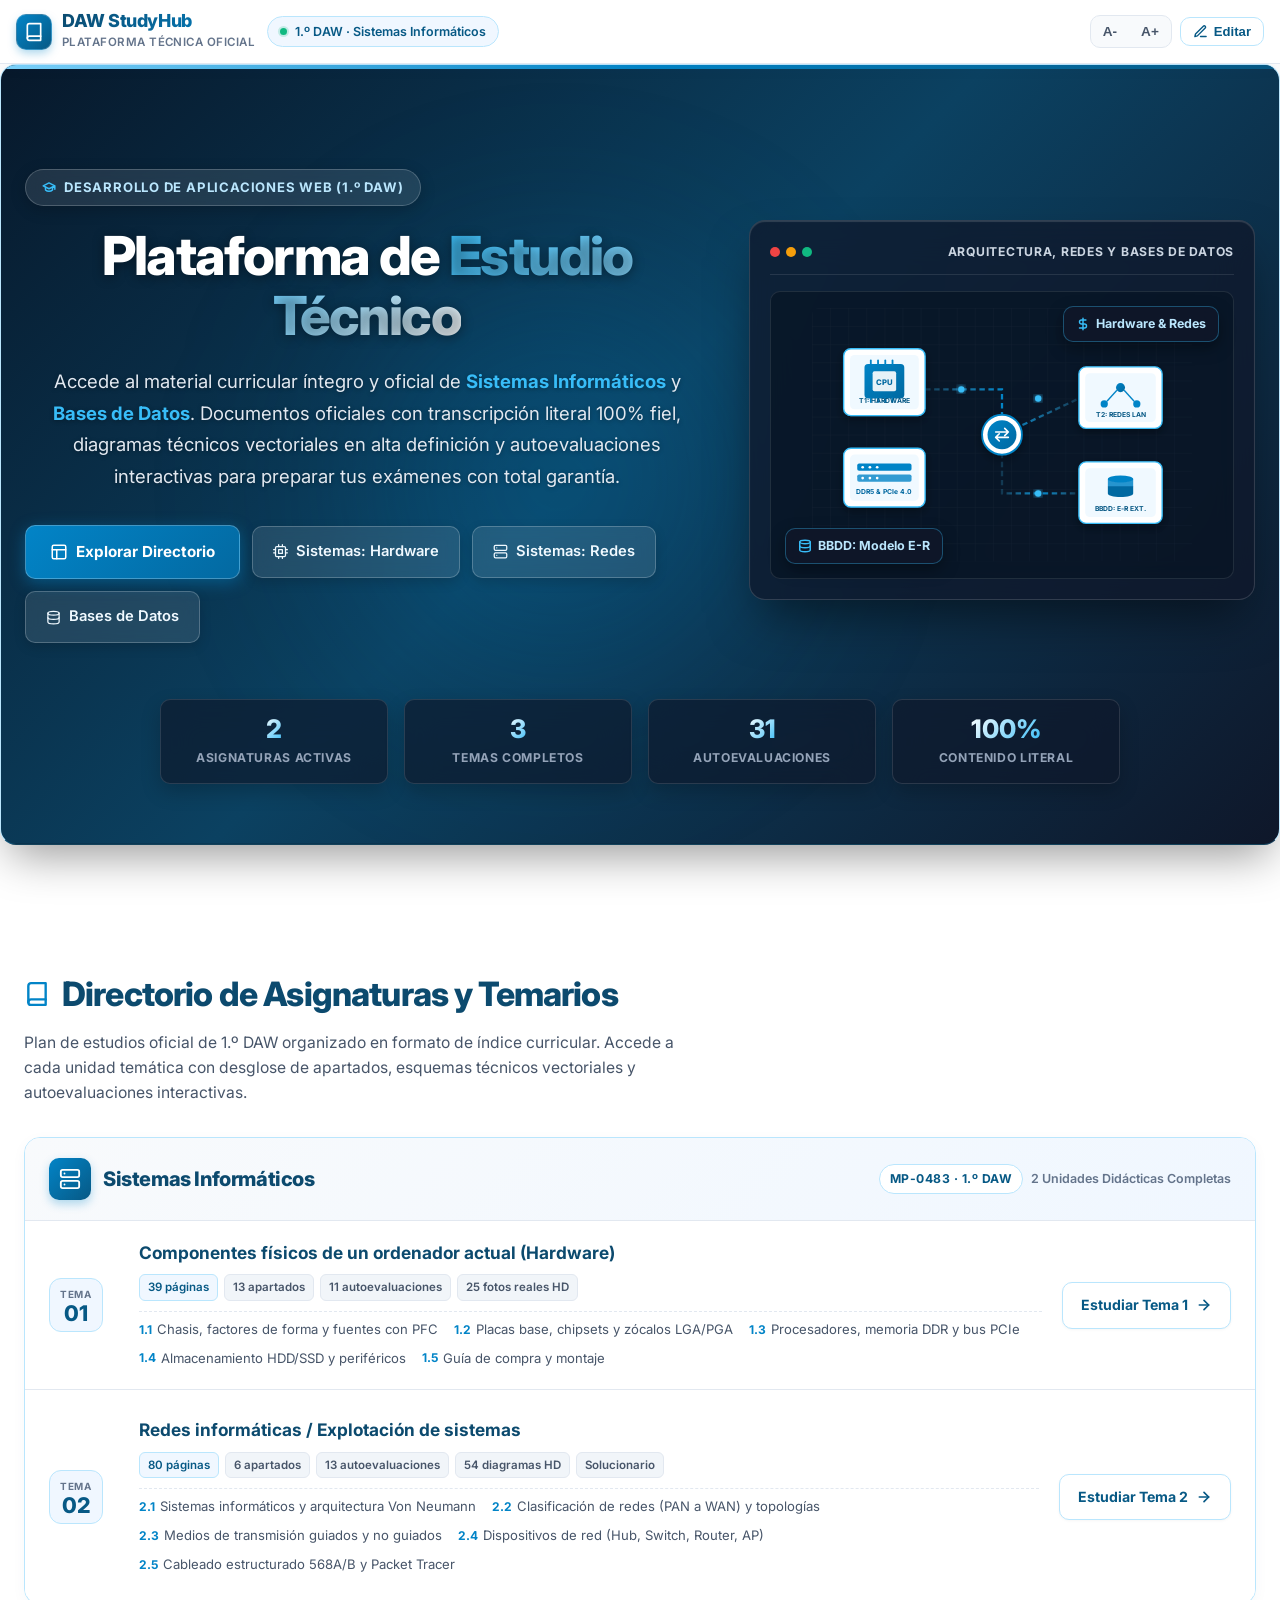
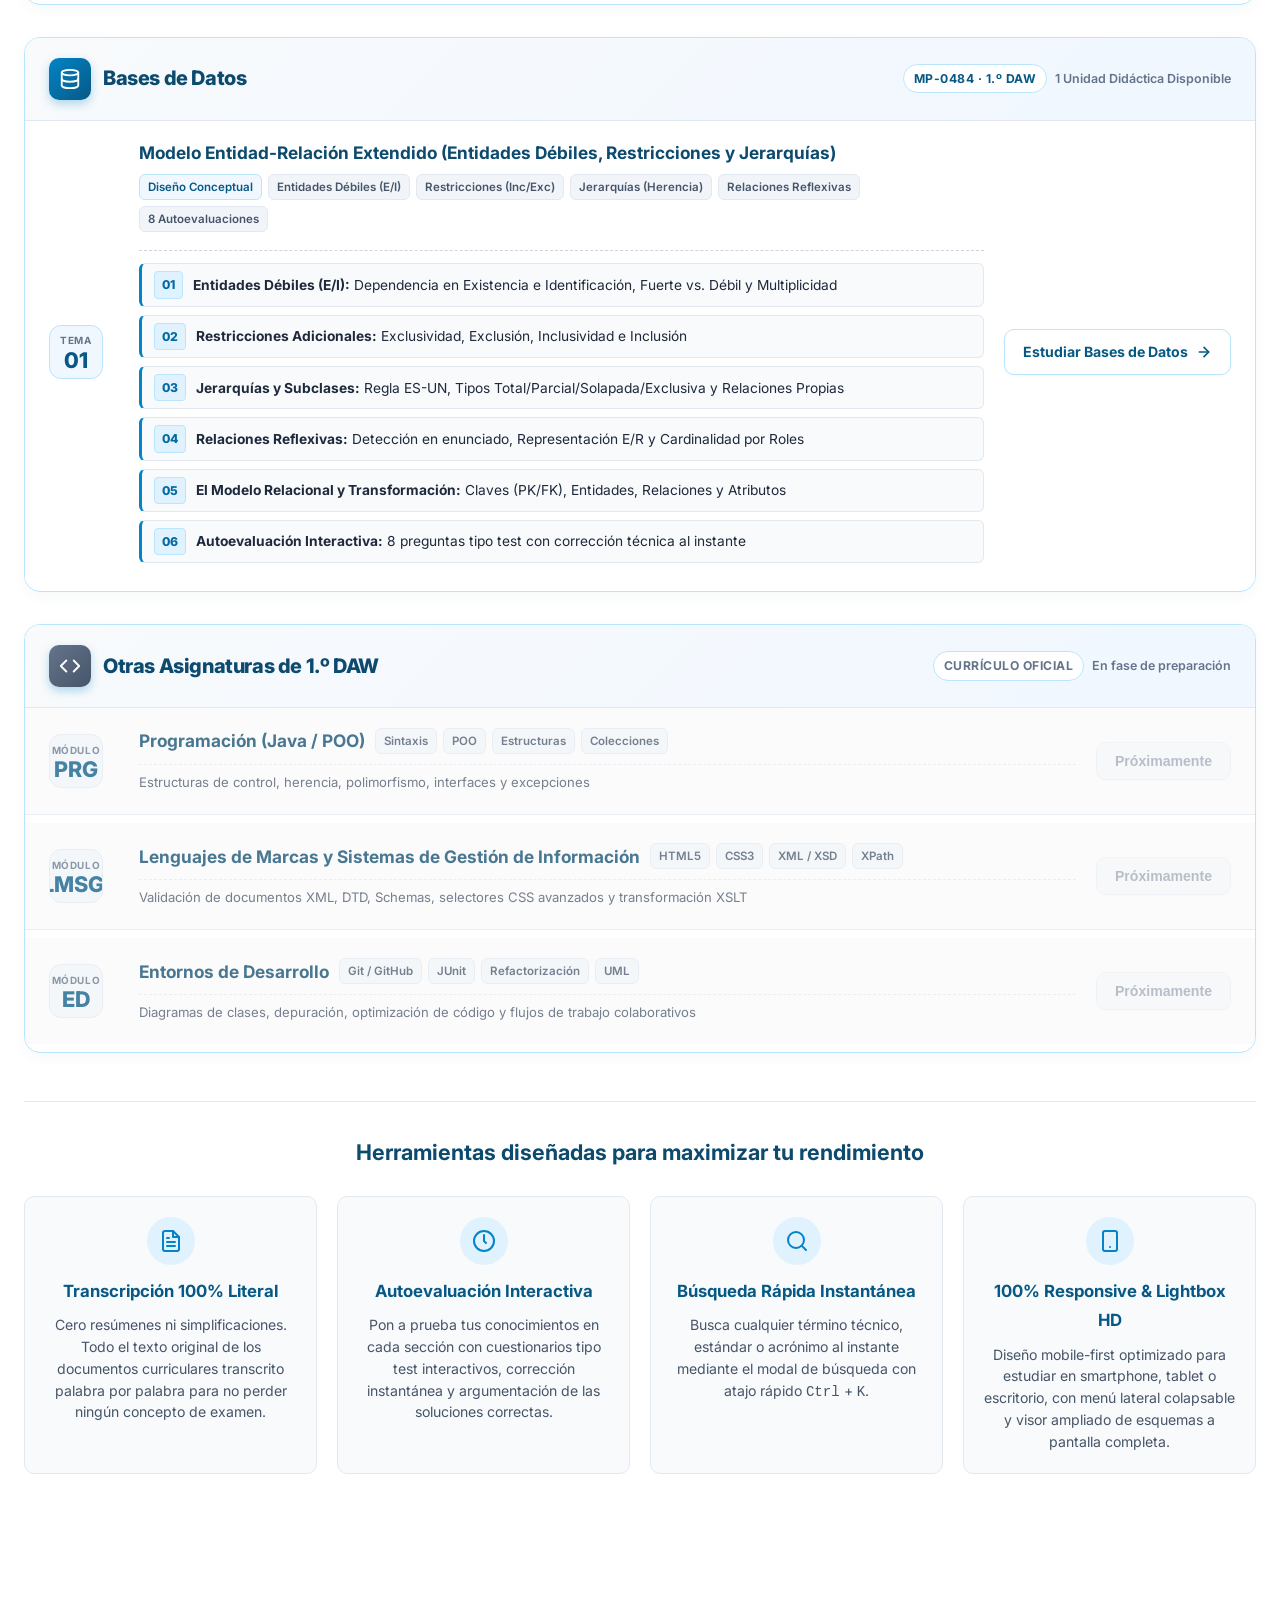
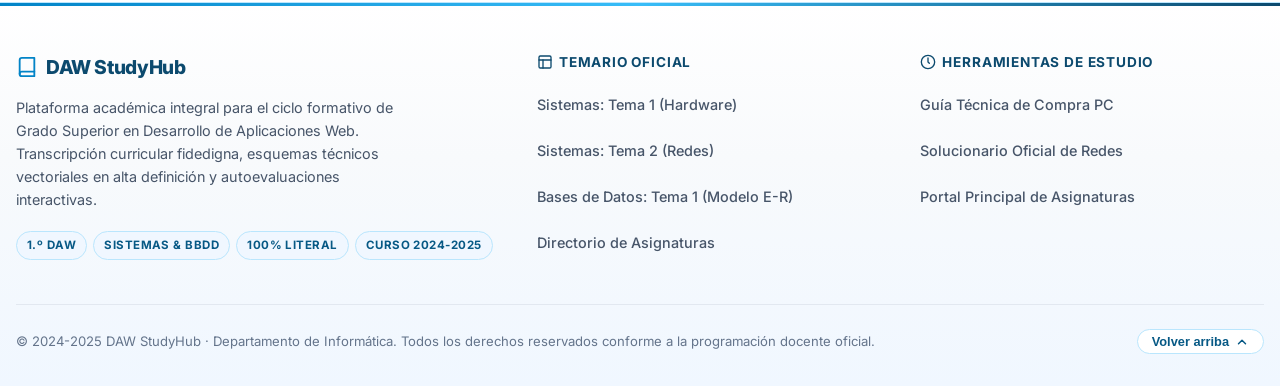
<file: index.html>
<!DOCTYPE html>
<html lang="es">
<head>
  <meta charset="UTF-8">
  <meta name="viewport" content="width=device-width, initial-scale=1.0">
  <meta name="description" content="Plataforma de estudio oficial para 1.º DAW - Asignatura Sistemas Informáticos. Temas completos de Hardware y Redes con transcripción 100% literal, autoevaluaciones interactivas y esquemas técnicos.">
  <title>Portal de Estudio | Sistemas Informáticos · 1.º DAW</title>

  <!-- Google Fonts: Inter -->
  <link rel="preconnect" href="https://fonts.googleapis.com">
  <link rel="preconnect" href="https://fonts.gstatic.com" crossorigin>
  <link href="https://fonts.googleapis.com/css2?family=Inter:wght@400;500;600;700;800&display=swap" rel="stylesheet">

  <!-- Hoja de estilos central -->
  <link rel="stylesheet" href="css/styles.css">
</head>
<body>

  <!-- Barra de progreso superior -->
  <div class="reading-progress-container" aria-hidden="true">
    <div class="reading-progress-bar" id="readingProgress"></div>
  </div>

  <!-- Cabecera fija de la aplicación -->
  <header class="site-header" role="banner">
    <div class="header-container">
      <div class="header-brand">
        <a href="index.html" class="header-logo" aria-label="Volver al portal de estudio">
          <div class="header-logo__icon-box" aria-hidden="true">
            <svg width="20" height="20" viewBox="0 0 24 24" fill="none" stroke="currentColor" stroke-width="2" stroke-linecap="round" stroke-linejoin="round">
              <path d="M4 19.5A2.5 2.5 0 0 1 6.5 17H20"></path>
              <path d="M6.5 2H20v20H6.5A2.5 2.5 0 0 1 4 19.5v-15A2.5 2.5 0 0 1 6.5 2z"></path>
            </svg>
          </div>
          <div class="header-logo__text-group">
            <span class="header-logo__text">DAW StudyHub</span>
            <span class="header-logo__subtext">Plataforma Técnica Oficial</span>
          </div>
        </a>
        <div class="header-status-pill" title="Curso 2024-2025 · Plan de estudios verificado">
          <span class="status-dot" aria-hidden="true"></span>
          <span>1.º DAW · Sistemas Informáticos</span>
        </div>
      </div>

      <div class="header-actions">
        <!-- Controles de tamaño de fuente -->
        <div class="font-controls" role="group" aria-label="Ajustar tamaño de fuente">
          <button type="button" class="btn-font-size" id="fontDecrease" title="Disminuir texto" aria-label="Disminuir tamaño de texto">A-</button>
          <button type="button" class="btn-font-size" id="fontIncrease" title="Aumentar texto" aria-label="Aumentar tamaño de texto">A+</button>
        </div>
      </div>
    </div>
  </header>

  <!-- Contenedor principal del portal -->
  <main id="portal-main" role="main">

    <!-- Hero / Portada de la plataforma a pantalla completa (Full-Width Hero) con imagen de fondo -->
    <header class="portal-hero fade-in-on-scroll">
      <div class="portal-hero__glow" aria-hidden="true"></div>
      <div class="portal-hero__inner">
        <div class="portal-hero__grid">
          <div class="portal-hero__content">
            <div class="portal-hero__badge">
              <svg class="portal-hero__badge-icon" width="14" height="14" viewBox="0 0 24 24" fill="none" stroke="currentColor" stroke-width="2.5" stroke-linecap="round" stroke-linejoin="round"><path d="M22 10v6M2 10l10-5 10 5-10 5z"></path><path d="M6 12v5c3 3 9 3 12 0v-5"></path></svg>
              <span>Desarrollo de Aplicaciones Web (1.º DAW)</span>
            </div>
            <h1 class="portal-hero__title">
              Plataforma de <span class="portal-hero__title-gradient">Estudio Técnico</span>
            </h1>
            <p class="portal-hero__subtitle">
              Accede al material curricular íntegro y oficial de <strong>Sistemas Informáticos</strong> y <strong>Bases de Datos</strong>. Documentos oficiales con transcripción literal 100% fiel, diagramas técnicos vectoriales en alta definición y autoevaluaciones interactivas para preparar tus exámenes con total garantía.
            </p>

            <div class="portal-hero__ctas">
              <a href="#directorio-asignaturas" class="btn-hero-primary">
                <svg width="18" height="18" viewBox="0 0 24 24" fill="none" stroke="currentColor" stroke-width="2" stroke-linecap="round" stroke-linejoin="round" aria-hidden="true"><rect x="3" y="3" width="18" height="18" rx="2"></rect><line x1="3" y1="9" x2="21" y2="9"></line><line x1="9" y1="21" x2="9" y2="9"></line></svg>
                <span>Explorar Directorio</span>
              </a>
              <a href="tema1.html" class="btn-hero-secondary">
                <svg width="15" height="15" viewBox="0 0 24 24" fill="none" stroke="currentColor" stroke-width="2" stroke-linecap="round" stroke-linejoin="round"><rect x="4" y="4" width="16" height="16" rx="2"></rect><rect x="9" y="9" width="6" height="6"></rect><line x1="9" y1="1" x2="9" y2="4"></line><line x1="15" y1="1" x2="15" y2="4"></line><line x1="9" y1="20" x2="9" y2="23"></line><line x1="15" y1="20" x2="15" y2="23"></line><line x1="20" y1="9" x2="23" y2="9"></line><line x1="20" y1="14" x2="23" y2="14"></line><line x1="1" y1="9" x2="4" y2="9"></line><line x1="1" y1="14" x2="4" y2="14"></line></svg>
                <span>Sistemas: Hardware</span>
              </a>
              <a href="tema2.html" class="btn-hero-secondary">
                <svg width="15" height="15" viewBox="0 0 24 24" fill="none" stroke="currentColor" stroke-width="2" stroke-linecap="round" stroke-linejoin="round"><rect x="2" y="2" width="20" height="8" rx="2" ry="2"></rect><rect x="2" y="14" width="20" height="8" rx="2" ry="2"></rect><line x1="6" y1="6" x2="6.01" y2="6"></line><line x1="6" y1="18" x2="6.01" y2="18"></line></svg>
                <span>Sistemas: Redes</span>
              </a>
              <a href="bbdd-tema1.html" class="btn-hero-secondary">
                <svg width="15" height="15" viewBox="0 0 24 24" fill="none" stroke="currentColor" stroke-width="2" stroke-linecap="round" stroke-linejoin="round"><ellipse cx="12" cy="5" rx="9" ry="3"></ellipse><path d="M21 12c0 1.66-4 3-9 3s-9-1.34-9-3"></path><path d="M3 5v14c0 1.66 4 3 9 3s9-1.34 9-3V5"></path></svg>
                <span>Bases de Datos</span>
              </a>
            </div>
          </div>

          <!-- Tarjeta de composición visual técnica / Showcase Glassmorphism -->
          <div class="hero-visual-card">
            <div class="hero-visual-card__header">
              <div class="hero-visual-dots">
                <span class="hero-visual-dot hero-visual-dot--red"></span>
                <span class="hero-visual-dot hero-visual-dot--yellow"></span>
                <span class="hero-visual-dot hero-visual-dot--green"></span>
              </div>
              <span class="hero-visual-title">Arquitectura, Redes y Bases de Datos</span>
            </div>

            <div class="hero-visual-content">
              <!-- Badges flotantes superpuestos -->
              <div class="hero-floating-badge hero-floating-badge--top">
                <svg width="14" height="14" viewBox="0 0 24 24" fill="none" stroke="#38bdf8" stroke-width="2.5" stroke-linecap="round" stroke-linejoin="round"><path d="M12 2v20M17 5H9.5a3.5 3.5 0 0 0 0 7h5a3.5 3.5 0 0 1 0 7H6"></path></svg>
                <span>Hardware &amp; Redes</span>
              </div>
              <div class="hero-floating-badge hero-floating-badge--bottom">
                <svg width="14" height="14" viewBox="0 0 24 24" fill="none" stroke="#38bdf8" stroke-width="2.5" stroke-linecap="round" stroke-linejoin="round"><ellipse cx="12" cy="5" rx="9" ry="3"></ellipse><path d="M21 12c0 1.66-4 3-9 3s-9-1.34-9-3"></path><path d="M3 5v14c0 1.66 4 3 9 3s9-1.34 9-3V5"></path></svg>
                <span>BBDD: Modelo E-R</span>
              </div>

              <!-- Ilustración Técnica SVG de Alta Calidad -->
              <svg class="hero-illustration-svg" viewBox="0 0 420 280" fill="none" xmlns="http://www.w3.org/2000/svg" role="img" aria-label="Diagrama esquemático de arquitectura de hardware, topología de red y motor de bases de datos">
                <defs>
                  <linearGradient id="cardGrad1" x1="0%" y1="0%" x2="100%" y2="100%">
                    <stop offset="0%" stop-color="#0284c7" />
                    <stop offset="100%" stop-color="#0369a1" />
                  </linearGradient>
                  <linearGradient id="glowLine" x1="0%" y1="0%" x2="100%" y2="0%">
                    <stop offset="0%" stop-color="#38bdf8" stop-opacity="0.2" />
                    <stop offset="50%" stop-color="#0284c7" />
                    <stop offset="100%" stop-color="#38bdf8" stop-opacity="0.2" />
                  </linearGradient>
                  <filter id="shadowBox" x="-10%" y="-10%" width="120%" height="130%" filterUnits="userSpaceOnUse">
                    <feDropShadow dx="0" dy="4" stdDeviation="5" flood-color="#000000" flood-opacity="0.35" />
                  </filter>
                  <filter id="nodeGlow" x="-20%" y="-20%" width="140%" height="140%">
                    <feGaussianBlur stdDeviation="3" result="blur" />
                    <feComposite in="SourceGraphic" in2="blur" operator="over" />
                  </filter>
                  <pattern id="techGrid" width="20" height="20" patternUnits="userSpaceOnUse">
                    <path d="M 20 0 L 0 0 0 20" fill="none" stroke="#1e293b" stroke-width="0.75" />
                  </pattern>
                </defs>

                <!-- Grid de fondo tecnológico sutil -->
                <rect width="420" height="280" rx="8" fill="url(#techGrid)" opacity="0.6" />

                <!-- Líneas de Bus de Datos y Enlaces de Red -->
                <path d="M 125 90 L 210 90 L 210 140 L 295 100" stroke="url(#glowLine)" stroke-width="2.5" stroke-dasharray="6 4" />
                <path d="M 210 140 L 210 205 L 295 205" stroke="url(#glowLine)" stroke-width="2.5" stroke-dasharray="6 4" />
                <path d="M 125 190 L 210 190" stroke="url(#glowLine)" stroke-width="2.5" stroke-dasharray="6 4" />

                <!-- Pulsos luminosos en los buses -->
                <circle cx="165" cy="90" r="3.5" fill="#38bdf8" filter="url(#nodeGlow)" />
                <circle cx="210" cy="140" r="3.5" fill="#0284c7" filter="url(#nodeGlow)" />
                <circle cx="250" cy="100" r="3.5" fill="#38bdf8" filter="url(#nodeGlow)" />
                <circle cx="250" cy="205" r="3.5" fill="#38bdf8" filter="url(#nodeGlow)" />

                <!-- Módulo 1: Unidad de Procesamiento (Tema 1 Hardware) -->
                <g filter="url(#shadowBox)">
                  <rect x="35" y="45" width="90" height="74" rx="8" fill="#ffffff" stroke="#38bdf8" stroke-width="1.5" />
                  <rect x="42" y="52" width="76" height="60" rx="5" fill="#f0f9ff" />
                  <rect x="58" y="62" width="44" height="38" rx="4" fill="url(#cardGrad1)" />
                  <line x1="65" y1="58" x2="65" y2="62" stroke="#0284c7" stroke-width="2" stroke-linecap="round" />
                  <line x1="73" y1="58" x2="73" y2="62" stroke="#0284c7" stroke-width="2" stroke-linecap="round" />
                  <line x1="81" y1="58" x2="81" y2="62" stroke="#0284c7" stroke-width="2" stroke-linecap="round" />
                  <line x1="89" y1="58" x2="89" y2="62" stroke="#0284c7" stroke-width="2" stroke-linecap="round" />
                  <line x1="65" y1="100" x2="65" y2="104" stroke="#0284c7" stroke-width="2" stroke-linecap="round" />
                  <line x1="73" y1="100" x2="73" y2="104" stroke="#0284c7" stroke-width="2" stroke-linecap="round" />
                  <line x1="81" y1="100" x2="81" y2="104" stroke="#0284c7" stroke-width="2" stroke-linecap="round" />
                  <line x1="89" y1="100" x2="89" y2="104" stroke="#0284c7" stroke-width="2" stroke-linecap="round" />
                  <rect x="67" y="70" width="26" height="22" rx="2" fill="#ffffff" fill-opacity="0.9" />
                  <text x="80" y="85" font-family="Inter, sans-serif" font-size="8.5" font-weight="800" fill="#0369a1" text-anchor="middle">CPU</text>
                  <text x="80" y="105" font-family="Inter, sans-serif" font-size="7.5" font-weight="700" fill="#075985" text-anchor="middle">T1: HARDWARE</text>
                </g>

                <!-- Módulo 2: Memoria RAM & Almacenamiento SSD -->
                <g filter="url(#shadowBox)">
                  <rect x="35" y="155" width="90" height="65" rx="8" fill="#ffffff" stroke="#38bdf8" stroke-width="1.5" />
                  <rect x="42" y="162" width="76" height="51" rx="5" fill="#f0f9ff" />
                  <rect x="50" y="172" width="60" height="8" rx="2" fill="#0284c7" />
                  <circle cx="56" cy="176" r="1.5" fill="#ffffff" />
                  <circle cx="64" cy="176" r="1.5" fill="#ffffff" />
                  <circle cx="72" cy="176" r="1.5" fill="#ffffff" />
                  <rect x="50" y="184" width="60" height="8" rx="2" fill="#0284c7" opacity="0.8" />
                  <circle cx="56" cy="188" r="1.5" fill="#ffffff" />
                  <circle cx="64" cy="188" r="1.5" fill="#ffffff" />
                  <circle cx="72" cy="188" r="1.5" fill="#ffffff" />
                  <text x="80" y="206" font-family="Inter, sans-serif" font-size="7.5" font-weight="700" fill="#0369a1" text-anchor="middle">DDR5 &amp; PCIe 4.0</text>
                </g>

                <!-- Nodo Central de Distribución / Switch & Router -->
                <g filter="url(#shadowBox)">
                  <circle cx="210" cy="140" r="22" fill="#ffffff" stroke="#0284c7" stroke-width="2" />
                  <circle cx="210" cy="140" r="16" fill="url(#cardGrad1)" />
                  <path d="M 203 137 L 217 137 M 217 137 L 213 133 M 217 137 L 213 141" stroke="#ffffff" stroke-width="1.75" stroke-linecap="round" stroke-linejoin="round" />
                  <path d="M 217 143 L 203 143 M 203 143 L 207 139 M 203 143 L 207 147" stroke="#ffffff" stroke-width="1.75" stroke-linecap="round" stroke-linejoin="round" />
                </g>

                <!-- Módulo 3: Nodo Red LAN / WAN (Tema 2 Redes) -->
                <g filter="url(#shadowBox)">
                  <rect x="295" y="65" width="92" height="68" rx="8" fill="#ffffff" stroke="#38bdf8" stroke-width="1.5" />
                  <rect x="302" y="72" width="78" height="54" rx="5" fill="#f0f9ff" />
                  <circle cx="341" cy="88" r="5" fill="url(#cardGrad1)" />
                  <circle cx="323" cy="106" r="4" fill="#0284c7" />
                  <circle cx="359" cy="106" r="4" fill="#0284c7" />
                  <line x1="337" y1="91" x2="326" y2="103" stroke="#0284c7" stroke-width="1.5" />
                  <line x1="345" y1="91" x2="356" y2="103" stroke="#0284c7" stroke-width="1.5" />
                  <text x="341" y="120" font-family="Inter, sans-serif" font-size="7.5" font-weight="700" fill="#075985" text-anchor="middle">T2: REDES LAN</text>
                </g>

                <!-- Módulo 4: Bases de Datos (Tema 1 BBDD) -->
                <g filter="url(#shadowBox)">
                  <rect x="295" y="170" width="92" height="68" rx="8" fill="#ffffff" stroke="#38bdf8" stroke-width="1.5" />
                  <rect x="302" y="177" width="78" height="54" rx="5" fill="#f0f9ff" />
                  <ellipse cx="341" cy="189" rx="14" ry="4" fill="#0284c7" />
                  <path d="M 327 189 v 8 c 0 2.2 6.2 4 14 4 s 14 -1.8 14 -4 v -8" fill="#0284c7" opacity="0.85" />
                  <path d="M 327 197 v 8 c 0 2.2 6.2 4 14 4 s 14 -1.8 14 -4 v -8" fill="#0369a1" />
                  <text x="341" y="224" font-family="Inter, sans-serif" font-size="7.5" font-weight="700" fill="#075985" text-anchor="middle">BBDD: E-R EXT.</text>
                </g>
              </svg>
            </div>
          </div>
        </div>

        <!-- Barra de estadísticas del portal -->
        <div class="portal-stats-bar">
          <div class="portal-stat-card">
            <span class="portal-stat-card__number">2</span>
            <span class="portal-stat-card__label">Asignaturas Activas</span>
          </div>
          <div class="portal-stat-card">
            <span class="portal-stat-card__number">3</span>
            <span class="portal-stat-card__label">Temas Completos</span>
          </div>
          <div class="portal-stat-card">
            <span class="portal-stat-card__number">31</span>
            <span class="portal-stat-card__label">Autoevaluaciones</span>
          </div>
          <div class="portal-stat-card">
            <span class="portal-stat-card__number">100%</span>
            <span class="portal-stat-card__label">Contenido Literal</span>
          </div>
        </div>
      </div>
    </header>

    <!-- Contenedor del Directorio Curricular (Ancho acotado para lectura óptima) -->
    <div class="portal-container">

    <!-- Directorio Curricular en Formato Índice (Sin tarjetas) -->
    <section class="curriculum-section fade-in-on-scroll" id="directorio-asignaturas" aria-labelledby="sec-curriculum-title">
      <div class="curriculum-section__header">
        <h2 class="curriculum-section__title" id="sec-curriculum-title">
          <svg width="26" height="26" viewBox="0 0 24 24" fill="none" stroke="var(--azul-principal)" stroke-width="2.2" stroke-linecap="round" stroke-linejoin="round" aria-hidden="true">
            <path d="M4 19.5A2.5 2.5 0 0 1 6.5 17H20"></path>
            <path d="M6.5 2H20v20H6.5A2.5 2.5 0 0 1 4 19.5v-15A2.5 2.5 0 0 1 6.5 2z"></path>
          </svg>
          <span>Directorio de Asignaturas y Temarios</span>
        </h2>
        <p class="curriculum-section__subtitle">
          Plan de estudios oficial de 1.º DAW organizado en formato de índice curricular. Accede a cada unidad temática con desglose de apartados, esquemas técnicos vectoriales y autoevaluaciones interactivas.
        </p>
      </div>

      <!-- Asignatura 1: Sistemas Informáticos -->
      <article class="syllabus-subject">
        <header class="syllabus-subject__header">
          <div class="syllabus-subject__title-group">
            <div class="syllabus-subject__icon-box" aria-hidden="true">
              <svg width="22" height="22" viewBox="0 0 24 24" fill="none" stroke="currentColor" stroke-width="2" stroke-linecap="round" stroke-linejoin="round">
                <rect x="2" y="2" width="20" height="8" rx="2" ry="2"></rect>
                <rect x="2" y="14" width="20" height="8" rx="2" ry="2"></rect>
                <line x1="6" y1="6" x2="6.01" y2="6"></line>
                <line x1="6" y1="18" x2="6.01" y2="18"></line>
              </svg>
            </div>
            <div>
              <h3 class="syllabus-subject__name">Sistemas Informáticos</h3>
            </div>
          </div>
          <div class="syllabus-subject__meta">
            <span class="syllabus-subject__code">MP-0483 · 1.º DAW</span>
            <span class="syllabus-subject__count">2 Unidades Didácticas Completas</span>
          </div>
        </header>

        <ol class="syllabus-list">
          <!-- Tema 1: Hardware -->
          <li class="syllabus-item">
            <div class="syllabus-num-box">
              <span class="syllabus-num-box__unit">Tema</span>
              <span class="syllabus-num-box__val">01</span>
            </div>
            <div class="syllabus-content">
              <div class="syllabus-item__title-row">
                <h4 class="syllabus-item__title">
                  <a href="tema1.html" class="syllabus-item__link">Componentes físicos de un ordenador actual (Hardware)</a>
                </h4>
                <div class="syllabus-item__tags">
                  <span class="syllabus-tag syllabus-tag--accent">39 páginas</span>
                  <span class="syllabus-tag">13 apartados</span>
                  <span class="syllabus-tag">11 autoevaluaciones</span>
                  <span class="syllabus-tag">25 fotos reales HD</span>
                </div>
              </div>
              <div class="syllabus-subindex">
                <span class="syllabus-subindex__item"><span class="syllabus-subindex__bullet">1.1</span> Chasis, factores de forma y fuentes con PFC</span>
                <span class="syllabus-subindex__item"><span class="syllabus-subindex__bullet">1.2</span> Placas base, chipsets y zócalos LGA/PGA</span>
                <span class="syllabus-subindex__item"><span class="syllabus-subindex__bullet">1.3</span> Procesadores, memoria DDR y bus PCIe</span>
                <span class="syllabus-subindex__item"><span class="syllabus-subindex__bullet">1.4</span> Almacenamiento HDD/SSD y periféricos</span>
                <span class="syllabus-subindex__item"><span class="syllabus-subindex__bullet">1.5</span> Guía de compra y montaje</span>
              </div>
            </div>
            <a href="tema1.html" class="syllabus-action-btn" aria-label="Estudiar Tema 1: Hardware">
              <span>Estudiar Tema 1</span>
              <svg width="16" height="16" viewBox="0 0 24 24" fill="none" stroke="currentColor" stroke-width="2.5" stroke-linecap="round" stroke-linejoin="round" aria-hidden="true"><line x1="5" y1="12" x2="19" y2="12"></line><polyline points="12 5 19 12 12 19"></polyline></svg>
            </a>
          </li>

          <!-- Tema 2: Redes -->
          <li class="syllabus-item">
            <div class="syllabus-num-box">
              <span class="syllabus-num-box__unit">Tema</span>
              <span class="syllabus-num-box__val">02</span>
            </div>
            <div class="syllabus-content">
              <div class="syllabus-item__title-row">
                <h4 class="syllabus-item__title">
                  <a href="tema2.html" class="syllabus-item__link">Redes informáticas / Explotación de sistemas</a>
                </h4>
                <div class="syllabus-item__tags">
                  <span class="syllabus-tag syllabus-tag--accent">80 páginas</span>
                  <span class="syllabus-tag">6 apartados</span>
                  <span class="syllabus-tag">13 autoevaluaciones</span>
                  <span class="syllabus-tag">54 diagramas HD</span>
                  <span class="syllabus-tag">Solucionario</span>
                </div>
              </div>
              <div class="syllabus-subindex">
                <span class="syllabus-subindex__item"><span class="syllabus-subindex__bullet">2.1</span> Sistemas informáticos y arquitectura Von Neumann</span>
                <span class="syllabus-subindex__item"><span class="syllabus-subindex__bullet">2.2</span> Clasificación de redes (PAN a WAN) y topologías</span>
                <span class="syllabus-subindex__item"><span class="syllabus-subindex__bullet">2.3</span> Medios de transmisión guiados y no guiados</span>
                <span class="syllabus-subindex__item"><span class="syllabus-subindex__bullet">2.4</span> Dispositivos de red (Hub, Switch, Router, AP)</span>
                <span class="syllabus-subindex__item"><span class="syllabus-subindex__bullet">2.5</span> Cableado estructurado 568A/B y Packet Tracer</span>
              </div>
            </div>
            <a href="tema2.html" class="syllabus-action-btn" aria-label="Estudiar Tema 2: Redes">
              <span>Estudiar Tema 2</span>
              <svg width="16" height="16" viewBox="0 0 24 24" fill="none" stroke="currentColor" stroke-width="2.5" stroke-linecap="round" stroke-linejoin="round" aria-hidden="true"><line x1="5" y1="12" x2="19" y2="12"></line><polyline points="12 5 19 12 12 19"></polyline></svg>
            </a>
          </li>
        </ol>
      </article>

      <!-- Asignatura 2: Bases de Datos -->
      <article class="syllabus-subject">
        <header class="syllabus-subject__header">
          <div class="syllabus-subject__title-group">
            <div class="syllabus-subject__icon-box" aria-hidden="true">
              <svg width="22" height="22" viewBox="0 0 24 24" fill="none" stroke="currentColor" stroke-width="2" stroke-linecap="round" stroke-linejoin="round">
                <ellipse cx="12" cy="5" rx="9" ry="3"></ellipse>
                <path d="M21 12c0 1.66-4 3-9 3s-9-1.34-9-3"></path>
                <path d="M3 5v14c0 1.66 4 3 9 3s9-1.34 9-3V5"></path>
              </svg>
            </div>
            <div>
              <h3 class="syllabus-subject__name">Bases de Datos</h3>
            </div>
          </div>
          <div class="syllabus-subject__meta">
            <span class="syllabus-subject__code">MP-0484 · 1.º DAW</span>
            <span class="syllabus-subject__count">1 Unidad Didáctica Disponible</span>
          </div>
        </header>

        <ol class="syllabus-list">
          <!-- Tema 1: Modelo E-R Extendido -->
          <li class="syllabus-item">
            <div class="syllabus-num-box">
              <span class="syllabus-num-box__unit">Tema</span>
              <span class="syllabus-num-box__val">01</span>
            </div>
            <div class="syllabus-content">
              <div class="syllabus-item__title-row">
                <h4 class="syllabus-item__title">
                  <a href="bbdd-tema1.html" class="syllabus-item__link">Modelo Entidad-Relación Extendido (Entidades Débiles, Restricciones y Jerarquías)</a>
                </h4>
                <div class="syllabus-item__tags">
                  <span class="syllabus-tag syllabus-tag--accent">Diseño Conceptual</span>
                  <span class="syllabus-tag">Entidades Débiles (E/I)</span>
                  <span class="syllabus-tag">Restricciones (Inc/Exc)</span>
                  <span class="syllabus-tag">Jerarquías (Herencia)</span>
                  <span class="syllabus-tag">Relaciones Reflexivas</span>
                  <span class="syllabus-tag">8 Autoevaluaciones</span>
                </div>
              </div>
              <div class="syllabus-subindex syllabus-subindex--vertical">
                <a href="bbdd-tema1.html#entidades-debiles" class="syllabus-subindex__item"><span class="syllabus-subindex__bullet">01</span> <span><strong>Entidades Débiles (E/I):</strong> Dependencia en Existencia e Identificación, Fuerte vs. Débil y Multiplicidad</span></a>
                <a href="bbdd-tema1.html#restricciones-adicionales" class="syllabus-subindex__item"><span class="syllabus-subindex__bullet">02</span> <span><strong>Restricciones Adicionales:</strong> Exclusividad, Exclusión, Inclusividad e Inclusión</span></a>
                <a href="bbdd-tema1.html#jerarquias-subclases" class="syllabus-subindex__item"><span class="syllabus-subindex__bullet">03</span> <span><strong>Jerarquías y Subclases:</strong> Regla ES-UN, Tipos Total/Parcial/Solapada/Exclusiva y Relaciones Propias</span></a>
                <a href="bbdd-tema1.html#relaciones-reflexivas" class="syllabus-subindex__item"><span class="syllabus-subindex__bullet">04</span> <span><strong>Relaciones Reflexivas:</strong> Detección en enunciado, Representación E/R y Cardinalidad por Roles</span></a>
                <a href="bbdd-tema1.html#mapeo-relacional-resumen" class="syllabus-subindex__item"><span class="syllabus-subindex__bullet">05</span> <span><strong>El Modelo Relacional y Transformación:</strong> Claves (PK/FK), Entidades, Relaciones y Atributos</span></a>
                <a href="bbdd-tema1.html#autoevaluacion" class="syllabus-subindex__item"><span class="syllabus-subindex__bullet">06</span> <span><strong>Autoevaluación Interactiva:</strong> 8 preguntas tipo test con corrección técnica al instante</span></a>
              </div>
            </div>
            <a href="bbdd-tema1.html" class="syllabus-action-btn" aria-label="Estudiar Bases de Datos Tema 1">
              <span>Estudiar Bases de Datos</span>
              <svg width="16" height="16" viewBox="0 0 24 24" fill="none" stroke="currentColor" stroke-width="2.5" stroke-linecap="round" stroke-linejoin="round" aria-hidden="true"><line x1="5" y1="12" x2="19" y2="12"></line><polyline points="12 5 19 12 12 19"></polyline></svg>
            </a>
          </li>
        </ol>
      </article>

      <!-- Asignatura 3: Próximos Módulos del Ciclo -->
      <article class="syllabus-subject syllabus-subject--upcoming">
        <header class="syllabus-subject__header">
          <div class="syllabus-subject__title-group">
            <div class="syllabus-subject__icon-box" style="background:linear-gradient(135deg, #64748b 0%, #475569 100%);" aria-hidden="true">
              <svg width="22" height="22" viewBox="0 0 24 24" fill="none" stroke="currentColor" stroke-width="2" stroke-linecap="round" stroke-linejoin="round">
                <polyline points="16 18 22 12 16 6"></polyline>
                <polyline points="8 6 2 12 8 18"></polyline>
              </svg>
            </div>
            <div>
              <h3 class="syllabus-subject__name">Otras Asignaturas de 1.º DAW</h3>
            </div>
          </div>
          <div class="syllabus-subject__meta">
            <span class="syllabus-subject__code" style="color:var(--texto-muted);">Currículo Oficial</span>
            <span class="syllabus-subject__count">En fase de preparación</span>
          </div>
        </header>

        <ol class="syllabus-list">
          <li class="syllabus-item syllabus-item--disabled">
            <div class="syllabus-num-box">
              <span class="syllabus-num-box__unit">Módulo</span>
              <span class="syllabus-num-box__val">PRG</span>
            </div>
            <div class="syllabus-content">
              <div class="syllabus-item__title-row">
                <h4 class="syllabus-item__title">Programación (Java / POO)</h4>
                <div class="syllabus-item__tags">
                  <span class="syllabus-tag">Sintaxis</span>
                  <span class="syllabus-tag">POO</span>
                  <span class="syllabus-tag">Estructuras</span>
                  <span class="syllabus-tag">Colecciones</span>
                </div>
              </div>
              <div class="syllabus-subindex">
                <span class="syllabus-subindex__item">Estructuras de control, herencia, polimorfismo, interfaces y excepciones</span>
              </div>
            </div>
            <button type="button" class="syllabus-action-btn syllabus-action-btn--disabled" disabled>
              <span>Próximamente</span>
            </button>
          </li>

          <li class="syllabus-item syllabus-item--disabled">
            <div class="syllabus-num-box">
              <span class="syllabus-num-box__unit">Módulo</span>
              <span class="syllabus-num-box__val">LMSGI</span>
            </div>
            <div class="syllabus-content">
              <div class="syllabus-item__title-row">
                <h4 class="syllabus-item__title">Lenguajes de Marcas y Sistemas de Gestión de Información</h4>
                <div class="syllabus-item__tags">
                  <span class="syllabus-tag">HTML5</span>
                  <span class="syllabus-tag">CSS3</span>
                  <span class="syllabus-tag">XML / XSD</span>
                  <span class="syllabus-tag">XPath</span>
                </div>
              </div>
              <div class="syllabus-subindex">
                <span class="syllabus-subindex__item">Validación de documentos XML, DTD, Schemas, selectores CSS avanzados y transformación XSLT</span>
              </div>
            </div>
            <button type="button" class="syllabus-action-btn syllabus-action-btn--disabled" disabled>
              <span>Próximamente</span>
            </button>
          </li>

          <li class="syllabus-item syllabus-item--disabled">
            <div class="syllabus-num-box">
              <span class="syllabus-num-box__unit">Módulo</span>
              <span class="syllabus-num-box__val">ED</span>
            </div>
            <div class="syllabus-content">
              <div class="syllabus-item__title-row">
                <h4 class="syllabus-item__title">Entornos de Desarrollo</h4>
                <div class="syllabus-item__tags">
                  <span class="syllabus-tag">Git / GitHub</span>
                  <span class="syllabus-tag">JUnit</span>
                  <span class="syllabus-tag">Refactorización</span>
                  <span class="syllabus-tag">UML</span>
                </div>
              </div>
              <div class="syllabus-subindex">
                <span class="syllabus-subindex__item">Diagramas de clases, depuración, optimización de código y flujos de trabajo colaborativos</span>
              </div>
            </div>
            <button type="button" class="syllabus-action-btn syllabus-action-btn--disabled" disabled>
              <span>Próximamente</span>
            </button>
          </li>
        </ol>
      </article>
    </section>

    <!-- Sección de Funcionalidades y Metodología de Estudio -->
    <section class="portal-features fade-in-on-scroll">
      <h2 class="portal-features__title">Herramientas diseñadas para maximizar tu rendimiento</h2>
      <div class="features-grid">
        <div class="feature-box">
          <div class="feature-box__icon">
            <svg width="24" height="24" viewBox="0 0 24 24" fill="none" stroke="currentColor" stroke-width="2" stroke-linecap="round" stroke-linejoin="round"><path d="M14 2H6a2 2 0 0 0-2 2v16a2 2 0 0 0 2 2h12a2 2 0 0 0 2-2V8z"></path><polyline points="14 2 14 8 20 8"></polyline><line x1="16" y1="13" x2="8" y2="13"></line><line x1="16" y1="17" x2="8" y2="17"></line><polyline points="10 9 9 9 8 9"></polyline></svg>
          </div>
          <h3 class="feature-box__title">Transcripción 100% Literal</h3>
          <p class="feature-box__desc">Cero resúmenes ni simplificaciones. Todo el texto original de los documentos curriculares transcrito palabra por palabra para no perder ningún concepto de examen.</p>
        </div>

        <div class="feature-box">
          <div class="feature-box__icon">
            <svg width="24" height="24" viewBox="0 0 24 24" fill="none" stroke="currentColor" stroke-width="2" stroke-linecap="round" stroke-linejoin="round"><circle cx="12" cy="12" r="10"></circle><polyline points="12 6 12 12 14 14"></polyline></svg>
          </div>
          <h3 class="feature-box__title">Autoevaluación Interactiva</h3>
          <p class="feature-box__desc">Pon a prueba tus conocimientos en cada sección con cuestionarios tipo test interactivos, corrección instantánea y argumentación de las soluciones correctas.</p>
        </div>

        <div class="feature-box">
          <div class="feature-box__icon">
            <svg width="24" height="24" viewBox="0 0 24 24" fill="none" stroke="currentColor" stroke-width="2" stroke-linecap="round" stroke-linejoin="round"><circle cx="11" cy="11" r="8"></circle><line x1="21" y1="21" x2="16.65" y2="16.65"></line></svg>
          </div>
          <h3 class="feature-box__title">Búsqueda Rápida Instantánea</h3>
          <p class="feature-box__desc">Busca cualquier término técnico, estándar o acrónimo al instante mediante el modal de búsqueda con atajo rápido <kbd>Ctrl</kbd> + <kbd>K</kbd>.</p>
        </div>

        <div class="feature-box">
          <div class="feature-box__icon">
            <svg width="24" height="24" viewBox="0 0 24 24" fill="none" stroke="currentColor" stroke-width="2" stroke-linecap="round" stroke-linejoin="round"><rect x="5" y="2" width="14" height="20" rx="2" ry="2"></rect><line x1="12" y1="18" x2="12.01" y2="18"></line></svg>
          </div>
          <h3 class="feature-box__title">100% Responsive & Lightbox HD</h3>
          <p class="feature-box__desc">Diseño mobile-first optimizado para estudiar en smartphone, tablet o escritorio, con menú lateral colapsable y visor ampliado de esquemas a pantalla completa.</p>
        </div>
      </div>
    </section>

  </div> <!-- .portal-container -->

  </main>

  <!-- Pie de página institucional profesional (Multi-columna) -->
  <footer class="site-footer" role="contentinfo">
    <div class="footer-container">
      <div class="footer-columns-grid">
        <!-- Columna 1: Marca y Acreditación -->
        <div class="footer-col__brand">
          <div class="footer-brand-title">
            <svg width="22" height="22" viewBox="0 0 24 24" fill="none" stroke="currentColor" stroke-width="2" stroke-linecap="round" stroke-linejoin="round" style="color:var(--azul-principal)" aria-hidden="true">
              <path d="M4 19.5A2.5 2.5 0 0 1 6.5 17H20"></path>
              <path d="M6.5 2H20v20H6.5A2.5 2.5 0 0 1 4 19.5v-15A2.5 2.5 0 0 1 6.5 2z"></path>
            </svg>
            <span>DAW StudyHub</span>
          </div>
          <p class="footer-brand-desc">
            Plataforma académica integral para el ciclo formativo de Grado Superior en Desarrollo de Aplicaciones Web. Transcripción curricular fidedigna, esquemas técnicos vectoriales en alta definición y autoevaluaciones interactivas.
          </p>
          <div class="footer-badges-row">
            <span class="footer-badge">1.º DAW</span>
            <span class="footer-badge">Sistemas &amp; BBDD</span>
            <span class="footer-badge">100% Literal</span>
            <span class="footer-badge">Curso 2024-2025</span>
          </div>
        </div>

        <!-- Columna 2: Temario del Módulo -->
        <div class="footer-col">
          <h3 class="footer-col__title">
            <svg width="16" height="16" viewBox="0 0 24 24" fill="none" stroke="currentColor" stroke-width="2" stroke-linecap="round" stroke-linejoin="round" aria-hidden="true"><rect x="3" y="3" width="18" height="18" rx="2" ry="2"></rect><line x1="3" y1="9" x2="21" y2="9"></line><line x1="9" y1="21" x2="9" y2="9"></line></svg>
            <span>Temario Oficial</span>
          </h3>
          <ul class="footer-nav-list">
            <li><a href="tema1.html" class="footer-nav-link">Sistemas: Tema 1 (Hardware)</a></li>
            <li><a href="tema2.html" class="footer-nav-link">Sistemas: Tema 2 (Redes)</a></li>
            <li><a href="bbdd-tema1.html" class="footer-nav-link">Bases de Datos: Tema 1 (Modelo E-R)</a></li>
            <li><a href="index.html#directorio-asignaturas" class="footer-nav-link">Directorio de Asignaturas</a></li>
          </ul>
        </div>

        <!-- Columna 3: Herramientas y Exámenes -->
        <div class="footer-col">
          <h3 class="footer-col__title">
            <svg width="16" height="16" viewBox="0 0 24 24" fill="none" stroke="currentColor" stroke-width="2" stroke-linecap="round" stroke-linejoin="round" aria-hidden="true"><circle cx="12" cy="12" r="10"></circle><polyline points="12 6 12 12 14 14"></polyline></svg>
            <span>Herramientas de Estudio</span>
          </h3>
          <ul class="footer-nav-list">
            <li><a href="tema1.html#anexo1" class="footer-nav-link">Guía Técnica de Compra PC</a></li>
            <li><a href="tema2.html#sec-6" class="footer-nav-link">Solucionario Oficial de Redes</a></li>
            <li><a href="index.html" class="footer-nav-link">Portal Principal de Asignaturas</a></li>
          </ul>
        </div>
      </div>

      <!-- Barra inferior con copyright y botón scroll top -->
      <div class="footer-bottom-bar">
        <span>&copy; 2024-2025 DAW StudyHub · Departamento de Informática. Todos los derechos reservados conforme a la programación docente oficial.</span>
        <div class="footer-bottom-links">
          <button type="button" class="footer-scroll-top-btn" id="footerScrollTop" onclick="window.scrollTo({top:0, behavior:'smooth'})" aria-label="Volver arriba">
            <span>Volver arriba</span>
            <svg width="14" height="14" viewBox="0 0 24 24" fill="none" stroke="currentColor" stroke-width="2.5" stroke-linecap="round" stroke-linejoin="round" aria-hidden="true"><polyline points="18 15 12 9 6 15"></polyline></svg>
          </button>
        </div>
      </div>
    </div>
  </footer>

  <!-- Scripts funcionales -->
  <script src="js/main.js"></script>
</body>
</html>
</file>
<file: css/styles.css>
/* ==========================================================================
   4. CABECERA PRINCIPAL Y LOGOTIPO DE MARCA (PREMIUM UI)
   ========================================================================== */
.site-header {
  position: sticky;
  top: 0;
  width: 100%;
  height: var(--header-height);
  background: rgba(255, 255, 255, 0.92);
  backdrop-filter: blur(16px);
  -webkit-backdrop-filter: blur(16px);
  border-bottom: 1px solid rgba(226, 232, 240, 0.85);
  box-shadow: 0 4px 20px -2px rgba(12, 74, 110, 0.04);
  z-index: 900;
  display: flex;
  align-items: center;
}

.header-container, .site-header__inner {
  width: 100%;
  max-width: 1400px;
  margin: 0 auto;
  padding: 0 var(--espacio-4);
  display: flex;
  align-items: center;
  justify-content: space-between;
  gap: var(--espacio-3);
}

.header-brand {
  display: flex;
  align-items: center;
  gap: var(--espacio-3);
  min-width: 0;
}

/* Logotipo de marca no subrayado, con gradiente y tipografía de alto impacto */
.header-logo, .site-brand {
  display: inline-flex;
  align-items: center;
  gap: 10px;
  text-decoration: none !important;
  color: inherit;
  flex-shrink: 0;
  transition: transform var(--transicion-rapida);
}

.header-logo:hover, .site-brand:hover {
  transform: translateY(-1px);
  text-decoration: none !important;
}

.header-logo__icon-box, .site-brand__icon {
  width: 36px;
  height: 36px;
  background: linear-gradient(135deg, var(--azul-principal) 0%, var(--azul-oscuro) 100%);
  border-radius: 10px;
  display: flex;
  align-items: center;
  justify-content: center;
  color: #ffffff;
  box-shadow: 0 4px 10px -1px rgba(2, 132, 199, 0.35);
  flex-shrink: 0;
  border: 1px solid rgba(255, 255, 255, 0.2);
  transition: transform 250ms ease, box-shadow 250ms ease;
}

.header-logo:hover .header-logo__icon-box,
.site-brand:hover .site-brand__icon {
  transform: scale(1.05);
  box-shadow: 0 6px 14px -1px rgba(2, 132, 199, 0.45);
}

.header-logo__text-group {
  display: flex;
  flex-direction: column;
}

.header-logo__text {
  font-family: var(--fuente-principal);
  font-size: 1.12rem;
  font-weight: 800;
  letter-spacing: -0.025em;
  line-height: 1.15;
  background: linear-gradient(135deg, var(--azul-marino) 0%, var(--azul-principal) 100%);
  -webkit-background-clip: text;
  -webkit-text-fill-color: transparent;
  display: inline-block;
  text-decoration: none !important;
}

.header-logo__subtext {
  font-size: 0.72rem;
  font-weight: 600;
  color: var(--texto-muted);
  letter-spacing: 0.04em;
  text-transform: uppercase;
  margin-top: 1px;
}

/* Indicador de estado y asignatura en cabecera */
.header-status-pill {
  display: inline-flex;
  align-items: center;
  gap: 8px;
  padding: 4px 12px;
  background: var(--azul-50);
  border: 1px solid var(--borde-azul);
  border-radius: var(--radio-full);
  font-size: 0.78rem;
  font-weight: 600;
  color: var(--azul-oscuro);
  white-space: nowrap;
}

.status-dot {
  width: 7px;
  height: 7px;
  border-radius: var(--radio-full);
  background-color: #10b981;
  box-shadow: 0 0 0 2px rgba(16, 185, 129, 0.2);
  display: inline-block;
  animation: pulseDot 2s infinite;
}

@keyframes pulseDot {
  0% { transform: scale(0.95); box-shadow: 0 0 0 0 rgba(16, 185, 129, 0.5); }
  70% { transform: scale(1); box-shadow: 0 0 0 5px rgba(16, 185, 129, 0); }
  100% { transform: scale(0.95); box-shadow: 0 0 0 0 rgba(16, 185, 129, 0); }
}

.header-actions, .site-header__actions {
  display: flex;
  align-items: center;
  gap: var(--espacio-2);
  flex-shrink: 0;
}

/* ==========================================================================
   HOJA DE ESTILOS PRINCIPAL - TEMA 1: COMPONENTES FÍSICOS DE UN ORDENADOR
   Diseño minimalista azul y blanco | Mobile-First | CSS3 Moderno
   ========================================================================== */

/* --------------------------------------------------------------------------
   1. VARIABLES DE DISEÑO (DESIGN TOKENS)
   -------------------------------------------------------------------------- */
:root {
  /* Paleta cromática: Azul y Blanco estricto */
  --blanco: #ffffff;
  --azul-50: #f0f7ff;
  --azul-100: #e0f2fe;
  --azul-200: #bae6fd;
  --azul-300: #7dd3fc;
  --azul-400: #38bdf8;
  --azul-principal: #0284c7;    /* Azul primario acento */
  --azul-hover: #0369a1;        /* Azul interacción hover */
  --azul-oscuro: #075985;       /* Azul oscuro títulos y énfasis */
  --azul-marino: #0c4a6e;       /* Azul profundo encabezados */
  
  /* Superficies y Fondos */
  --bg-body: #ffffff;
  --bg-subtle: #f8fafc;
  --bg-card: #ffffff;
  --bg-card-subtle: #f0f7ff;
  --bg-card-alt: #f8fafc;
  --bg-hover: rgba(2, 132, 199, 0.06);

  /* Texto y Contraste */
  --texto-titulos: #0c4a6e;
  --texto-principal: #1e293b;
  --texto-cuerpo: #1e293b;
  --texto-secundario: #475569;
  --texto-muted: #64748b;
  --texto-enlace: #0284c7;

  /* Bordes y Separadores */
  --borde-suave: #e2e8f0;
  --borde-medio: #cbd5e1;
  --borde-azul: #bae6fd;
  --borde-activo: #0284c7;

  /* Sombras ultra sutiles */
  --sombra-sm: 0 1px 2px 0 rgba(12, 74, 110, 0.05);
  --sombra-md: 0 4px 6px -1px rgba(12, 74, 110, 0.07), 0 2px 4px -2px rgba(12, 74, 110, 0.05);
  --sombra-lg: 0 10px 15px -3px rgba(12, 74, 110, 0.08), 0 4px 6px -4px rgba(12, 74, 110, 0.04);
  --sombra-flotante: 0 20px 25px -5px rgba(12, 74, 110, 0.1), 0 8px 10px -6px rgba(12, 74, 110, 0.06);

  /* Tipografía */
  --fuente-principal: 'Inter', -apple-system, BlinkMacSystemFont, 'Segoe UI', Roboto, Helvetica, Arial, sans-serif;
  --fuente-mono: ui-monospace, SFMono-Regular, Menlo, Monaco, Consolas, monospace;
  --font-base-size: 16px;
  --line-height-base: 1.75;
  --max-reading-ch: 76ch;

  /* Sistema de Espaciado (Grid 8pt) */
  --espacio-1: 4px;
  --espacio-2: 8px;
  --espacio-3: 12px;
  --espacio-4: 16px;
  --espacio-5: 20px;
  --espacio-6: 24px;
  --espacio-8: 32px;
  --espacio-10: 40px;
  --espacio-12: 48px;
  --espacio-16: 64px;

  /* Radios de borde */
  --radio-sm: 6px;
  --radio-md: 10px;
  --radio-lg: 16px;
  --radio-full: 9999px;

  /* Transiciones y Microinteracciones Sutiles y Fluidas (Cubic-Bezier Moderno) */
  --curva-elastica: cubic-bezier(0.16, 1, 0.3, 1);
  --curva-suave: cubic-bezier(0.23, 1, 0.32, 1);
  --transicion-inmediata: 0.15s cubic-bezier(0.16, 1, 0.3, 1);
  --transicion-rapida: 0.22s cubic-bezier(0.16, 1, 0.3, 1);
  --transicion-normal: 0.3s cubic-bezier(0.16, 1, 0.3, 1);
  --transicion-suave: 0.42s cubic-bezier(0.23, 1, 0.32, 1);
  --transicion-hover: 0.28s cubic-bezier(0.16, 1, 0.3, 1);

  /* Layout */
  --header-height: 64px;
  --sidebar-width: 310px;
}

/* --------------------------------------------------------------------------
   2. RESET Y ESTILOS BASE
   -------------------------------------------------------------------------- */
*, *::before, *::after {
  box-sizing: border-box;
  margin: 0;
  padding: 0;
}

html {
  font-size: var(--font-base-size);
  scroll-behavior: smooth;
  scroll-padding-top: calc(var(--header-height) + 24px);
  -webkit-text-size-adjust: 100%;
}

body {
  font-family: var(--fuente-principal);
  font-size: 1rem;
  line-height: var(--line-height-base);
  color: var(--texto-cuerpo);
  background-color: var(--bg-body);
  -webkit-font-smoothing: antialiased;
  -moz-osx-font-smoothing: grayscale;
  overflow-x: hidden;
}

/* Enfoque accesible */
:focus-visible {
  outline: 2px solid var(--azul-principal);
  outline-offset: 3px;
}

img, svg {
  display: block;
  max-width: 100%;
}

a {
  color: var(--texto-enlace);
  text-decoration: underline;
  text-decoration-thickness: 1px;
  text-underline-offset: 3px;
  transition: color var(--transicion-rapida), text-decoration-color var(--transicion-rapida);
}

a:hover {
  color: var(--azul-hover);
  text-decoration-thickness: 2px;
}

ul, ol {
  padding-left: var(--espacio-6);
  margin-bottom: var(--espacio-4);
}

li {
  margin-bottom: var(--espacio-2);
}

li::marker {
  color: var(--azul-principal);
}

p {
  margin-bottom: var(--espacio-4);
  max-width: var(--max-reading-ch);
}

/* --------------------------------------------------------------------------
   3. BARRA DE PROGRESO DE LECTURA (FIXED TOP)
   -------------------------------------------------------------------------- */
.reading-progress-container {
  position: fixed;
  top: 0;
  left: 0;
  width: 100%;
  height: 3px;
  background-color: transparent;
  z-index: 1000;
}

.reading-progress-bar {
  height: 100%;
  width: 0%;
  background: linear-gradient(90deg, var(--azul-300), var(--azul-principal));
  transition: width 75ms ease-out;
}

/* --------------------------------------------------------------------------
   4. HEADER Y NAVEGACIÓN PRINCIPAL
   -------------------------------------------------------------------------- */
.site-header {
  position: sticky;
  top: 0;
  height: var(--header-height);
  background-color: rgba(255, 255, 255, 0.95);
  backdrop-filter: blur(8px);
  -webkit-backdrop-filter: blur(8px);
  border-bottom: 1px solid var(--borde-suave);
  z-index: 900;
  display: flex;
  align-items: center;
}

.site-header__inner {
  width: 100%;
  max-width: 1400px;
  margin: 0 auto;
  padding: 0 var(--espacio-4);
  display: flex;
  align-items: center;
  justify-content: space-between;
  gap: var(--espacio-4);
}

.site-brand {
  display: inline-flex;
  align-items: center;
  gap: 12px;
  text-decoration: none !important;
  color: inherit;
  flex-shrink: 0;
  transition: transform var(--transicion-rapida);
}

.site-brand:hover {
  transform: translateY(-1px);
  text-decoration: none !important;
}

.site-brand__icon {
  width: 36px;
  height: 36px;
  background: linear-gradient(135deg, var(--azul-principal) 0%, var(--azul-oscuro) 100%);
  border-radius: 10px;
  display: flex;
  align-items: center;
  justify-content: center;
  color: #ffffff;
  box-shadow: 0 4px 10px -1px rgba(2, 132, 199, 0.35);
  flex-shrink: 0;
  border: 1px solid rgba(255, 255, 255, 0.25);
  transition: transform 250ms ease, box-shadow 250ms ease;
}

.site-brand:hover .site-brand__icon {
  transform: scale(1.05);
  box-shadow: 0 6px 14px -1px rgba(2, 132, 199, 0.45);
}

.site-brand__text {
  display: flex;
  flex-direction: column;
}

.site-brand__title {
  font-family: var(--fuente-principal);
  font-size: 1.05rem;
  font-weight: 800;
  letter-spacing: -0.025em;
  line-height: 1.15;
  background: linear-gradient(135deg, var(--azul-marino) 0%, var(--azul-principal) 100%);
  -webkit-background-clip: text;
  -webkit-text-fill-color: transparent;
  display: inline-block;
  text-decoration: none !important;
}

.site-brand__subtitle {
  font-size: 0.72rem;
  font-weight: 600;
  color: var(--texto-muted);
  letter-spacing: 0.04em;
  text-transform: uppercase;
  margin-top: 1px;
}

.site-header__actions {
  display: flex;
  align-items: center;
  gap: var(--espacio-2);
}

/* Botón de búsqueda en cabecera */
.btn-search-trigger {
  display: inline-flex;
  align-items: center;
  gap: var(--espacio-2);
  padding: var(--espacio-2) var(--espacio-3);
  background-color: var(--bg-subtle);
  border: 1px solid var(--borde-suave);
  border-radius: var(--radio-md);
  font-family: inherit;
  font-size: 0.85rem;
  color: var(--texto-secundario);
  cursor: pointer;
  transition: all var(--transicion-normal);
}

.btn-search-trigger:hover {
  background-color: var(--azul-50);
  border-color: var(--borde-azul);
  color: var(--azul-principal);
  transform: translateY(-1px);
}

.btn-search-trigger kbd {
  font-family: var(--fuente-mono);
  font-size: 0.7rem;
  padding: 1px 5px;
  background-color: var(--blanco);
  border: 1px solid var(--borde-medio);
  border-radius: 4px;
  color: var(--texto-muted);
}

/* Botón volver al portal */
.btn-portal-back {
  display: inline-flex;
  align-items: center;
  gap: var(--espacio-1);
  padding: var(--espacio-2) var(--espacio-3);
  background-color: var(--azul-50);
  border: 1px solid var(--borde-azul);
  border-radius: var(--radio-md);
  color: var(--azul-oscuro);
  font-size: 0.85rem;
  font-weight: 600;
  text-decoration: none;
  transition: all var(--transicion-normal);
}

.btn-portal-back:hover {
  background-color: var(--azul-100);
  border-color: var(--azul-principal);
  color: var(--azul-principal);
  transform: translateY(-1px);
}

.btn-portal-back svg {
  color: var(--azul-principal);
}

/* Control tipográfico */
.font-controls {
  display: inline-flex;
  align-items: center;
  border: 1px solid var(--borde-suave);
  border-radius: var(--radio-md);
  background-color: var(--bg-subtle);
  overflow: hidden;
}

.btn-font-size {
  background: none;
  border: none;
  padding: var(--espacio-2) var(--espacio-3);
  font-size: 0.85rem;
  font-weight: 600;
  color: var(--texto-secundario);
  cursor: pointer;
  transition: background-color var(--transicion-normal), color var(--transicion-normal), transform var(--transicion-normal);
}

.btn-font-size:hover {
  background-color: var(--azul-50);
  color: var(--azul-principal);
  transform: scale(1.05);
}

/* Botón toggle de índice en header para escritorio */
.btn-sidebar-desktop-toggle {
  display: none;
  align-items: center;
  gap: var(--espacio-2);
  padding: var(--espacio-2) var(--espacio-3);
  background-color: var(--azul-50);
  border: 1px solid var(--borde-azul);
  border-radius: var(--radio-md);
  color: var(--azul-oscuro);
  font-size: 0.85rem;
  font-weight: 600;
  cursor: pointer;
  transition: all var(--transicion-rapida);
}

.btn-sidebar-desktop-toggle:hover {
  background-color: var(--azul-100);
  border-color: var(--azul-principal);
  color: var(--azul-principal);
}

.btn-sidebar-desktop-toggle svg {
  color: var(--azul-principal);
}

/* Botón menú móvil (hamburguesa) */
.btn-menu-toggle {
  display: inline-flex;
  align-items: center;
  justify-content: center;
  width: 40px;
  height: 40px;
  background-color: var(--bg-subtle);
  border: 1px solid var(--borde-suave);
  border-radius: var(--radio-md);
  color: var(--texto-cuerpo);
  cursor: pointer;
  transition: all var(--transicion-rapida);
}

.btn-menu-toggle:hover {
  background-color: var(--azul-50);
  border-color: var(--borde-azul);
  color: var(--azul-principal);
}

/* --------------------------------------------------------------------------
   5. ESTRUCTURA Y LAYOUT PRINCIPAL (2 COLUMNAS)
   -------------------------------------------------------------------------- */
.app-container {
  max-width: 1400px;
  margin: 0 auto;
  padding: var(--espacio-6) var(--espacio-4) var(--espacio-16);
  display: flex;
  gap: var(--espacio-8);
  position: relative;
}

/* Sidebar lateral izquierdo / Índice Sticky */
.sidebar-nav {
  width: var(--sidebar-width);
  flex-shrink: 0;
  position: sticky;
  top: calc(var(--header-height) + var(--espacio-6));
  height: calc(100vh - var(--header-height) - var(--espacio-10));
  display: flex;
  flex-direction: column;
  background-color: var(--bg-card);
  border: 1px solid var(--borde-suave);
  border-radius: var(--radio-lg);
  box-shadow: var(--sombra-sm);
  overflow: hidden;
  transition: transform var(--transicion-suave);
}

.sidebar-nav__header {
  padding: var(--espacio-4);
  background-color: var(--azul-50);
  border-bottom: 1px solid var(--borde-azul);
  display: flex;
  align-items: center;
  justify-content: space-between;
}

.sidebar-nav__actions {
  display: flex;
  align-items: center;
  gap: var(--espacio-2);
}

.btn-sidebar-collapse {
  display: none;
  width: 28px;
  height: 28px;
  border-radius: var(--radio-sm);
  background-color: transparent;
  border: 1px solid transparent;
  color: var(--azul-oscuro);
  cursor: pointer;
  align-items: center;
  justify-content: center;
  transition: all var(--transicion-rapida);
}

.btn-sidebar-collapse:hover {
  background-color: var(--azul-100);
  border-color: var(--borde-azul);
  color: var(--azul-principal);
}

.sidebar-close-mobile-btn {
  display: none;
  width: 32px;
  height: 32px;
  border-radius: var(--radio-full);
  background-color: var(--blanco);
  border: 1px solid var(--borde-suave);
  color: var(--texto-secundario);
  font-size: 1rem;
  font-weight: 600;
  cursor: pointer;
  align-items: center;
  justify-content: center;
  transition: all var(--transicion-rapida);
}

.sidebar-close-mobile-btn:hover {
  background-color: #fef2f2;
  color: #ef4444;
}

.sidebar-nav__title {
  font-size: 0.9rem;
  font-weight: 700;
  color: var(--azul-marino);
  text-transform: uppercase;
  letter-spacing: 0.05em;
  display: flex;
  align-items: center;
  gap: var(--espacio-2);
}

.sidebar-nav__content {
  flex: 1;
  overflow-y: auto;
  padding: var(--espacio-3) var(--espacio-2);
  scrollbar-width: thin;
  scrollbar-color: var(--azul-200) transparent;
}

.sidebar-nav__content::-webkit-scrollbar {
  width: 6px;
}
.sidebar-nav__content::-webkit-scrollbar-thumb {
  background-color: var(--azul-200);
  border-radius: var(--radio-full);
}

.nav-group-title {
  font-size: 0.75rem;
  font-weight: 700;
  color: var(--texto-muted);
  text-transform: uppercase;
  letter-spacing: 0.06em;
  padding: var(--espacio-3) var(--espacio-3) var(--espacio-1);
}

.nav-toc-list {
  list-style: none;
  padding: 0;
  margin: 0;
}

.nav-toc-item {
  margin-bottom: 2px;
}

.nav-toc-link {
  display: flex;
  align-items: center;
  justify-content: space-between;
  padding: var(--espacio-2) var(--espacio-3);
  font-size: 0.85rem;
  line-height: 1.35;
  color: var(--texto-secundario);
  text-decoration: none;
  border-radius: var(--radio-sm);
  border-left: 3px solid transparent;
  transition: all var(--transicion-normal);
}

.nav-toc-link:hover {
  background-color: var(--azul-50);
  color: var(--azul-principal);
  transform: translateX(3px);
}

.nav-toc-link.is-active {
  background-color: var(--azul-50);
  color: var(--azul-oscuro);
  font-weight: 600;
  border-left-color: var(--azul-principal);
}

.nav-toc-sublist {
  list-style: none;
  padding-left: var(--espacio-4);
  margin: 2px 0 var(--espacio-1);
}

.nav-toc-sublist .nav-toc-link {
  font-size: 0.8rem;
  padding: var(--espacio-1) var(--espacio-3);
}

/* Área de Contenido Principal */
.main-content {
  flex: 1;
  min-width: 0;
}

/* --------------------------------------------------------------------------
   6. TIPOGRAFÍA Y JERARQUÍA VISUAL
   -------------------------------------------------------------------------- */
.hero-banner {
  background: linear-gradient(135deg, var(--azul-50) 0%, var(--blanco) 100%);
  border: 1px solid var(--borde-azul);
  border-radius: var(--radio-lg);
  padding: var(--espacio-8) var(--espacio-6);
  margin-bottom: var(--espacio-8);
  box-shadow: var(--sombra-sm);
}

.hero-banner__badge {
  display: inline-block;
  padding: 4px 12px;
  background-color: var(--azul-100);
  border: 1px solid var(--borde-azul);
  border-radius: var(--radio-full);
  color: var(--azul-oscuro);
  font-size: 0.8rem;
  font-weight: 600;
  letter-spacing: 0.04em;
  margin-bottom: var(--espacio-3);
}

.main-title {
  font-size: clamp(1.8rem, 3.5vw, 2.5rem);
  font-weight: 800;
  color: var(--azul-marino);
  line-height: 1.2;
  letter-spacing: -0.02em;
  margin-bottom: var(--espacio-2);
}

.main-subtitle {
  font-size: 1.05rem;
  color: var(--texto-secundario);
  margin-bottom: 0;
}

/* Secciones de Estudio */
.study-section {
  background-color: var(--bg-card);
  border: 1px solid var(--borde-suave);
  border-radius: var(--radio-lg);
  padding: var(--espacio-8) var(--espacio-6);
  margin-bottom: var(--espacio-8);
  box-shadow: var(--sombra-sm);
  transition: border-color 0.32s cubic-bezier(0.25, 0.8, 0.25, 1),
              box-shadow 0.32s cubic-bezier(0.25, 0.8, 0.25, 1);
}

.study-section:hover {
  border-color: var(--azul-300);
  box-shadow: 0 8px 24px -4px rgba(2, 132, 199, 0.1), var(--sombra-md);
}

/* Encabezados h2 */
.section-title {
  font-size: clamp(1.35rem, 2.2vw, 1.7rem);
  font-weight: 700;
  color: var(--azul-marino);
  line-height: 1.3;
  margin-top: 0;
  margin-bottom: var(--espacio-5);
  padding-bottom: var(--espacio-3);
  border-bottom: 2px solid var(--azul-100);
  display: flex;
  align-items: baseline;
  justify-content: space-between;
  gap: var(--espacio-3);
}

.section-title a.anchor-link {
  color: var(--azul-300);
  text-decoration: none;
  font-size: 0.8em;
  opacity: 0;
  transition: opacity var(--transicion-rapida), color var(--transicion-rapida);
}

.section-title:hover a.anchor-link {
  opacity: 1;
}

.section-title a.anchor-link:hover {
  color: var(--azul-principal);
}

/* Encabezados h3 y h4 */
.subsection-title {
  font-size: 1.25rem;
  font-weight: 700;
  color: var(--azul-oscuro);
  margin-top: var(--espacio-8);
  margin-bottom: var(--espacio-4);
  line-height: 1.35;
}

.sub-subsection-title {
  font-size: 1.05rem;
  font-weight: 700;
  color: var(--azul-marino);
  margin-top: var(--espacio-6);
  margin-bottom: var(--espacio-3);
}

/* --------------------------------------------------------------------------
   7. COMPONENTES: BLOQUES DE RECOMENDACIÓN Y PARA SABER MÁS
   -------------------------------------------------------------------------- */
.callout {
  border-radius: var(--radio-md);
  padding: var(--espacio-5) var(--espacio-6);
  margin: var(--espacio-6) 0;
  position: relative;
  overflow: hidden;
}

/* Bloque Recomendación */
.callout--recommendation {
  background-color: var(--azul-50);
  border-left: 4px solid var(--azul-principal);
  border-top: 1px solid var(--borde-azul);
  border-right: 1px solid var(--borde-azul);
  border-bottom: 1px solid var(--borde-azul);
}

.callout__header {
  display: flex;
  align-items: center;
  gap: var(--espacio-2);
  margin-bottom: var(--espacio-3);
}

.callout__icon {
  width: 22px;
  height: 22px;
  color: var(--azul-principal);
  flex-shrink: 0;
}

.callout__title {
  font-size: 1rem;
  font-weight: 700;
  color: var(--azul-marino);
  text-transform: uppercase;
  letter-spacing: 0.04em;
  margin: 0;
}

.callout__body p:last-child {
  margin-bottom: 0;
}

/* Bloque Para Saber Más */
.callout--more-info {
  background-color: #fafcff;
  border: 1px dashed var(--azul-300);
  border-radius: var(--radio-md);
}

.callout--more-info .callout__title {
  color: var(--azul-oscuro);
}

.callout--more-info ul {
  margin-bottom: 0;
}

.callout--more-info li {
  font-size: 0.95rem;
  color: var(--texto-secundario);
}

/* --------------------------------------------------------------------------
   8. COMPONENTES: IMÁGENES REALES, FIGURAS TÉCNICAS Y VISOR LIGHTBOX
   -------------------------------------------------------------------------- */
.figure-card {
  margin: var(--espacio-8) 0;
  background-color: var(--bg-card);
  border: 1px solid var(--borde-suave);
  border-radius: var(--radio-lg);
  overflow: hidden;
  box-shadow: var(--sombra-sm);
  transition: border-color var(--transicion-normal), box-shadow var(--transicion-normal), transform var(--transicion-normal);
}

.figure-card:hover {
  border-color: var(--borde-azul);
  box-shadow: var(--sombra-md);
  transform: translateY(-2px);
}

.figure-card__img-container {
  position: relative;
  width: 100%;
  max-height: 440px;
  min-height: 220px;
  background: linear-gradient(180deg, #f8fafc 0%, #f1f5f9 100%);
  display: flex;
  align-items: center;
  justify-content: center;
  overflow: hidden;
  cursor: zoom-in;
}

.figure-card__img {
  width: 100%;
  height: auto;
  max-height: 420px;
  object-fit: contain;
  display: block;
  transition: transform 300ms cubic-bezier(0.16, 1, 0.3, 1);
}

.figure-card__img-container:hover .figure-card__img {
  transform: scale(1.025);
}

.figure-card__zoom-btn {
  position: absolute;
  top: var(--espacio-3);
  right: var(--espacio-3);
  width: 36px;
  height: 36px;
  border-radius: var(--radio-full);
  background-color: rgba(255, 255, 255, 0.92);
  backdrop-filter: blur(4px);
  -webkit-backdrop-filter: blur(4px);
  border: 1px solid var(--borde-suave);
  color: var(--azul-oscuro);
  display: flex;
  align-items: center;
  justify-content: center;
  cursor: pointer;
  box-shadow: var(--sombra-sm);
  opacity: 0.88;
  transition: all var(--transicion-rapida);
  z-index: 2;
}

.figure-card__zoom-btn:hover {
  opacity: 1;
  background-color: var(--blanco);
  border-color: var(--azul-principal);
  color: var(--azul-principal);
  transform: scale(1.08);
}

.figure-card__meta {
  padding: var(--espacio-4) var(--espacio-5);
  background-color: var(--blanco);
  border-top: 1px solid var(--borde-suave);
  display: flex;
  flex-direction: column;
  align-items: flex-start;
  gap: var(--espacio-2);
}

.figure-card__badge {
  font-size: 0.72rem;
  font-weight: 600;
  text-transform: uppercase;
  letter-spacing: 0.05em;
  color: var(--azul-oscuro);
  background-color: var(--azul-50);
  border: 1px solid var(--borde-azul);
  padding: 3px 10px;
  border-radius: var(--radio-full);
  display: inline-flex;
  align-items: center;
}

.figure-card__caption {
  font-size: 0.92rem;
  color: var(--texto-secundario);
  line-height: 1.55;
  margin: 0;
  font-style: italic;
}

/* Modal Visor de Imagen (Lightbox minimalista) */
.image-modal {
  position: fixed;
  inset: 0;
  z-index: 1200;
  display: flex;
  align-items: center;
  justify-content: center;
  padding: var(--espacio-4);
  opacity: 0;
  visibility: hidden;
  transition: opacity 250ms ease, visibility 250ms ease;
}

.image-modal.is-open {
  opacity: 1;
  visibility: visible;
}

.image-modal__backdrop {
  position: absolute;
  inset: 0;
  background-color: rgba(12, 74, 110, 0.75);
  backdrop-filter: blur(8px);
  -webkit-backdrop-filter: blur(8px);
}

.image-modal__dialog {
  position: relative;
  z-index: 2;
  background-color: var(--blanco);
  border-radius: var(--radio-lg);
  max-width: min(94vw, 1080px);
  max-height: 92vh;
  box-shadow: var(--sombra-flotante);
  display: flex;
  flex-direction: column;
  overflow: hidden;
  border: 1px solid rgba(255, 255, 255, 0.2);
  transform: scale(0.96) translateY(8px);
  transition: transform 250ms cubic-bezier(0.16, 1, 0.3, 1);
}

.image-modal.is-open .image-modal__dialog {
  transform: scale(1) translateY(0);
}

.image-modal__close {
  position: absolute;
  top: var(--espacio-3);
  right: var(--espacio-3);
  width: 38px;
  height: 38px;
  border-radius: var(--radio-full);
  background-color: rgba(255, 255, 255, 0.95);
  border: 1px solid var(--borde-suave);
  color: var(--texto-cuerpo);
  font-size: 1.1rem;
  font-weight: 700;
  cursor: pointer;
  display: flex;
  align-items: center;
  justify-content: center;
  box-shadow: var(--sombra-sm);
  transition: all var(--transicion-rapida);
  z-index: 10;
}

.image-modal__close:hover {
  background-color: #fef2f2;
  color: #ef4444;
  border-color: #fca5a5;
  transform: scale(1.05);
}

.image-modal__img-box {
  width: 100%;
  max-height: 72vh;
  background-color: #0f172a;
  display: flex;
  align-items: center;
  justify-content: center;
  overflow: hidden;
}

.image-modal__img {
  width: 100%;
  height: auto;
  max-height: 72vh;
  object-fit: contain;
}

.image-modal__caption {
  padding: var(--espacio-4) var(--espacio-6);
  font-size: 0.92rem;
  color: var(--texto-secundario);
  line-height: 1.5;
  background-color: var(--blanco);
  border-top: 1px solid var(--borde-suave);
  text-align: center;
  margin: 0;
}

/* Botón flotante para reabrir el menú en escritorio cuando está colapsado */
.desktop-floating-toc-btn {
  display: none;
  position: fixed;
  top: calc(var(--header-height) + 24px);
  left: 24px;
  z-index: 850;
  align-items: center;
  gap: var(--espacio-2);
  padding: 8px 16px;
  background-color: var(--blanco);
  border: 1px solid var(--borde-azul);
  border-radius: var(--radio-full);
  color: var(--azul-oscuro);
  font-size: 0.88rem;
  font-weight: 600;
  box-shadow: var(--sombra-md);
  cursor: pointer;
  opacity: 0;
  pointer-events: none;
  transform: translateX(-16px);
  transition: opacity 250ms ease, transform 250ms ease, box-shadow var(--transicion-rapida);
}

.desktop-floating-toc-btn:hover {
  background-color: var(--azul-50);
  border-color: var(--azul-principal);
  color: var(--azul-principal);
  box-shadow: var(--sombra-lg);
  transform: translateX(0) scale(1.03);
}

/* Botón flotante accesible en móvil (alcance de pulgar) */
.mobile-floating-toc-btn {
  display: none;
  position: fixed;
  bottom: 24px;
  left: 20px;
  z-index: 920;
  align-items: center;
  gap: var(--espacio-2);
  padding: 12px 18px;
  background-color: var(--azul-principal);
  color: var(--blanco);
  border: none;
  border-radius: var(--radio-full);
  font-size: 0.92rem;
  font-weight: 600;
  box-shadow: 0 6px 20px -2px rgba(2, 132, 199, 0.45);
  cursor: pointer;
  transition: transform var(--transicion-rapida), background-color var(--transicion-rapida);
}

.mobile-floating-toc-btn:active {
  transform: scale(0.94);
  background-color: var(--azul-hover);
}

/* Pistas de desplazamiento en tablas */
.table-scroll-hint {
  display: inline-flex;
  align-items: center;
  gap: 6px;
  font-size: 0.78rem;
  font-weight: 500;
  color: var(--azul-oscuro);
  background-color: var(--azul-50);
  border: 1px solid var(--borde-azul);
  padding: 4px 10px;
  border-radius: var(--radio-sm);
  margin-bottom: var(--espacio-3);
}

.table-scroll-hint__icon {
  font-size: 0.95rem;
  color: var(--azul-principal);
  font-weight: bold;
}

/* --------------------------------------------------------------------------
   9. COMPONENTES: AUTOEVALUACIONES INTERACTIVAS
   -------------------------------------------------------------------------- */
.quiz-card {
  background-color: var(--blanco);
  border: 1px solid var(--borde-azul);
  border-radius: var(--radio-lg);
  padding: var(--espacio-6);
  margin: var(--espacio-8) 0;
  box-shadow: var(--sombra-md);
  position: relative;
}

.quiz-card::before {
  content: "";
  position: absolute;
  top: 0;
  left: 0;
  right: 0;
  height: 4px;
  background: linear-gradient(90deg, var(--azul-300), var(--azul-principal));
  border-top-left-radius: var(--radio-lg);
  border-top-right-radius: var(--radio-lg);
}

.quiz-card__header {
  display: flex;
  align-items: center;
  justify-content: space-between;
  margin-bottom: var(--espacio-4);
}

.quiz-card__badge {
  display: inline-flex;
  align-items: center;
  gap: var(--espacio-1);
  padding: 3px 10px;
  background-color: var(--azul-50);
  border: 1px solid var(--borde-azul);
  border-radius: var(--radio-full);
  font-size: 0.75rem;
  font-weight: 700;
  color: var(--azul-oscuro);
  text-transform: uppercase;
  letter-spacing: 0.05em;
}

.quiz-card__question {
  font-size: 1.05rem;
  font-weight: 700;
  color: var(--azul-marino);
  margin-bottom: var(--espacio-4);
  line-height: 1.45;
}

.quiz-card__options {
  list-style: none;
  padding: 0;
  margin: 0 0 var(--espacio-5) 0;
  display: flex;
  flex-direction: column;
  gap: var(--espacio-2);
}

.quiz-option {
  margin-bottom: 0;
}

.quiz-option__label, label.quiz-option {
  display: flex;
  align-items: flex-start;
  gap: var(--espacio-3);
  padding: var(--espacio-3) var(--espacio-4);
  background-color: var(--bg-subtle);
  border: 1px solid var(--borde-suave);
  border-radius: var(--radio-md);
  font-size: 0.95rem;
  color: var(--texto-cuerpo);
  cursor: pointer;
  transition: background-color 0.3s cubic-bezier(0.25, 0.8, 0.25, 1),
              border-color 0.3s cubic-bezier(0.25, 0.8, 0.25, 1),
              transform 0.3s cubic-bezier(0.25, 0.8, 0.25, 1),
              box-shadow 0.3s cubic-bezier(0.25, 0.8, 0.25, 1);
  user-select: none;
  margin-bottom: var(--espacio-2);
}

.quiz-option__label:hover, label.quiz-option:hover {
  background-color: var(--azul-50);
  border-color: var(--borde-azul);
  transform: translateX(4px);
  box-shadow: 0 4px 12px rgba(2, 132, 199, 0.08);
}

.quiz-option__input, label.quiz-option input[type="radio"] {
  margin-top: 4px;
  width: 17px;
  height: 17px;
  accent-color: var(--azul-principal);
  cursor: pointer;
  flex-shrink: 0;
}

.quiz-option__text, label.quiz-option .quiz-option-text {
  flex: 1;
}

/* Estados tras comprobación */
.quiz-option.is-correct .quiz-option__label, label.quiz-option.is-correct {
  background-color: #f0fdf4;
  border-color: #86efac;
  color: #166534;
  font-weight: 600;
}

.quiz-option.is-incorrect .quiz-option__label, label.quiz-option.is-incorrect {
  background-color: #fef2f2;
  border-color: #fca5a5;
  color: #991b1b;
}

.quiz-card__actions {
  display: flex;
  align-items: center;
  gap: var(--espacio-3);
}

.btn-check-quiz, .btn-quiz-check {
  background-color: var(--azul-principal);
  color: var(--blanco);
  border: none;
  border-radius: var(--radio-md);
  padding: var(--espacio-2) var(--espacio-5);
  font-family: inherit;
  font-size: 0.9rem;
  font-weight: 600;
  cursor: pointer;
  display: inline-flex;
  align-items: center;
  gap: var(--espacio-2);
  transition: transform 0.32s cubic-bezier(0.25, 0.8, 0.25, 1),
              background-color 0.32s cubic-bezier(0.25, 0.8, 0.25, 1),
              box-shadow 0.32s cubic-bezier(0.25, 0.8, 0.25, 1);
}

.btn-check-quiz:hover, .btn-quiz-check:hover {
  background-color: var(--azul-hover);
  transform: translateY(-2px);
  box-shadow: 0 6px 16px rgba(2, 132, 199, 0.35);
}

.btn-reset-quiz {
  background-color: transparent;
  color: var(--texto-secundario);
  border: 1px solid var(--borde-medio);
  border-radius: var(--radio-md);
  padding: var(--espacio-2) var(--espacio-4);
  font-family: inherit;
  font-size: 0.85rem;
  font-weight: 500;
  cursor: pointer;
  transition: all var(--transicion-normal);
}

.btn-reset-quiz:hover {
  background-color: var(--bg-subtle);
  transform: translateY(-1px);
  border-color: var(--azul-principal);
  color: var(--azul-principal);
}

.quiz-feedback {
  margin-top: var(--espacio-4);
  padding: var(--espacio-3) var(--espacio-4);
  border-radius: var(--radio-md);
  font-size: 0.9rem;
  line-height: 1.5;
  display: none;
}

.quiz-feedback.is-visible {
  display: block;
  animation: fadeIn 200ms ease;
}

.quiz-feedback--info {
  background-color: var(--azul-50);
  border: 1px solid var(--borde-azul);
  color: var(--azul-marino);
}

/* --------------------------------------------------------------------------
   10. COMPONENTES: TABLAS DE DATOS RESPONSIVE
   -------------------------------------------------------------------------- */
.table-wrapper {
  margin: var(--espacio-6) 0;
  overflow-x: auto;
  border: 1px solid var(--borde-suave);
  border-radius: var(--radio-md);
  box-shadow: var(--sombra-sm);
  background-color: var(--blanco);
  scrollbar-width: thin;
  scrollbar-color: var(--azul-200) transparent;
}

.table-wrapper::-webkit-scrollbar {
  height: 6px;
}
.table-wrapper::-webkit-scrollbar-thumb {
  background-color: var(--azul-200);
  border-radius: var(--radio-full);
}

.minimal-table {
  width: 100%;
  border-collapse: collapse;
  font-size: 0.88rem;
  text-align: left;
  line-height: 1.45;
}

.minimal-table th {
  background-color: var(--azul-50);
  color: var(--azul-marino);
  font-weight: 700;
  padding: var(--espacio-3) var(--espacio-4);
  border-bottom: 2px solid var(--borde-azul);
  white-space: nowrap;
}

.minimal-table td {
  padding: var(--espacio-3) var(--espacio-4);
  border-bottom: 1px solid var(--borde-suave);
  color: var(--texto-cuerpo);
}

.minimal-table tbody tr {
  transition: background-color var(--transicion-rapida);
}

.minimal-table tbody tr:nth-child(even) {
  background-color: #fbfdff;
}

.minimal-table tbody tr:hover {
  background-color: var(--azul-50);
}

.minimal-table caption {
  caption-side: top;
  text-align: left;
  font-size: 0.85rem;
  font-weight: 600;
  color: var(--texto-secundario);
  padding: var(--espacio-3) var(--espacio-4);
  background-color: var(--bg-subtle);
  border-bottom: 1px solid var(--borde-suave);
}

/* --------------------------------------------------------------------------
   11. COMPONENTES: BUSCADOR INTERNO MODAL
   -------------------------------------------------------------------------- */
.search-modal {
  position: fixed;
  inset: 0;
  background-color: rgba(12, 74, 110, 0.4);
  backdrop-filter: blur(4px);
  -webkit-backdrop-filter: blur(4px);
  z-index: 1100;
  display: flex;
  align-items: flex-start;
  justify-content: center;
  padding: 80px var(--espacio-4) var(--espacio-8);
  opacity: 0;
  visibility: hidden;
  transition: opacity var(--transicion-suave), visibility var(--transicion-suave);
}

.search-modal.is-active {
  opacity: 1;
  visibility: visible;
}

.search-dialog {
  width: 100%;
  max-width: 640px;
  background-color: var(--blanco);
  border: 1px solid var(--borde-azul);
  border-radius: var(--radio-lg);
  box-shadow: var(--sombra-flotante);
  overflow: hidden;
  display: flex;
  flex-direction: column;
  max-height: 80vh;
  transform: translateY(-15px);
  transition: transform var(--transicion-suave);
}

.search-modal.is-active .search-dialog {
  transform: translateY(0);
}

.search-dialog__header {
  display: flex;
  align-items: center;
  padding: var(--espacio-3) var(--espacio-4);
  border-bottom: 1px solid var(--borde-suave);
  gap: var(--espacio-3);
}

.search-dialog__icon {
  width: 22px;
  height: 22px;
  color: var(--azul-principal);
  flex-shrink: 0;
}

.search-input {
  flex: 1;
  border: none;
  font-family: inherit;
  font-size: 1.05rem;
  color: var(--texto-cuerpo);
  background: transparent;
  outline: none;
}

.search-input::placeholder {
  color: var(--texto-muted);
}

.btn-close-search {
  background: none;
  border: none;
  font-size: 1.25rem;
  color: var(--texto-muted);
  cursor: pointer;
  padding: 4px 8px;
  border-radius: var(--radio-sm);
  transition: all var(--transicion-rapida);
}

.btn-close-search:hover {
  background-color: var(--azul-50);
  color: var(--azul-principal);
}

.search-results {
  flex: 1;
  overflow-y: auto;
  padding: var(--espacio-3);
  scrollbar-width: thin;
  scrollbar-color: var(--azul-200) transparent;
}

.search-result-item {
  display: block;
  padding: var(--espacio-3) var(--espacio-4);
  border-radius: var(--radio-md);
  text-decoration: none;
  color: var(--texto-cuerpo);
  border: 1px solid transparent;
  transition: all var(--transicion-normal);
  margin-bottom: var(--espacio-2);
}

.search-result-item:hover {
  background-color: var(--azul-50);
  border-color: var(--borde-azul);
  transform: translateX(3px);
}

.search-result-item__section {
  font-size: 0.75rem;
  font-weight: 700;
  color: var(--azul-principal);
  text-transform: uppercase;
  letter-spacing: 0.04em;
  margin-bottom: 2px;
}

.search-result-item__snippet {
  font-size: 0.9rem;
  line-height: 1.4;
  color: var(--texto-secundario);
}

.search-result-item__snippet mark {
  background-color: var(--azul-100);
  color: var(--azul-marino);
  font-weight: 600;
  padding: 0 2px;
  border-radius: 2px;
}

.search-empty {
  padding: var(--espacio-8) var(--espacio-4);
  text-align: center;
  color: var(--texto-muted);
  font-size: 0.95rem;
}

/* Resaltado temporal de salto por búsqueda */
.search-highlight-target {
  animation: pulseHighlight 2s ease-out;
}

@keyframes pulseHighlight {
  0% { background-color: var(--azul-100); }
  100% { background-color: transparent; }
}

/* --------------------------------------------------------------------------
   12. BOTÓN VOLVER ARRIBA (BACK TO TOP)
   -------------------------------------------------------------------------- */
.btn-back-to-top {
  position: fixed;
  bottom: var(--espacio-6);
  right: var(--espacio-6);
  width: 44px;
  height: 44px;
  border-radius: var(--radio-full);
  background-color: var(--azul-principal);
  color: var(--blanco);
  border: none;
  box-shadow: var(--sombra-md);
  display: flex;
  align-items: center;
  justify-content: center;
  cursor: pointer;
  z-index: 800;
  opacity: 0;
  visibility: hidden;
  transform: translateY(12px);
  transition: all var(--transicion-suave);
}

.btn-back-to-top.is-visible {
  opacity: 1;
  visibility: visible;
  transform: translateY(0);
}

.btn-back-to-top:hover {
  background-color: var(--azul-hover);
  box-shadow: var(--sombra-lg);
  transform: translateY(-2px);
}

/* --------------------------------------------------------------------------
   13. FOOTER
   -------------------------------------------------------------------------- */
.site-footer {
  background-color: var(--bg-subtle);
  border-top: 1px solid var(--borde-suave);
  padding: var(--espacio-10) var(--espacio-4) var(--espacio-12);
  margin-top: var(--espacio-16);
}

.site-footer__inner {
  max-width: 1400px;
  margin: 0 auto;
  display: flex;
  flex-direction: column;
  gap: var(--espacio-6);
}

.site-footer__top {
  display: flex;
  flex-wrap: wrap;
  justify-content: space-between;
  align-items: center;
  gap: var(--espacio-4);
  padding-bottom: var(--espacio-6);
  border-bottom: 1px solid var(--borde-suave);
}

.site-footer__title {
  font-size: 1.1rem;
  font-weight: 700;
  color: var(--azul-marino);
}

.site-footer__copy {
  font-size: 0.85rem;
  color: var(--texto-muted);
}

/* --------------------------------------------------------------------------
   14. ANIMACIONES SUTILES AL HACER SCROLL (FADE IN)
   -------------------------------------------------------------------------- */
.fade-in-on-scroll {
  opacity: 0;
  transform: translateY(16px);
  transition: opacity 400ms cubic-bezier(0.16, 1, 0.3, 1), transform 400ms cubic-bezier(0.16, 1, 0.3, 1);
  will-change: opacity, transform;
}

.fade-in-on-scroll.is-revealed {
  opacity: 1;
  transform: translateY(0);
}

@keyframes fadeIn {
  from { opacity: 0; transform: translateY(-4px); }
  to { opacity: 1; transform: translateY(0); }
}

/* --------------------------------------------------------------------------
   15. RESPONSIVE Y MEDIA QUERIES (MOBILE FIRST Y ESCRITORIO COLAPSABLE)
   -------------------------------------------------------------------------- */
/* Móvil y Tablet (<= 1024px) */
@media (max-width: 1024px) {
  .app-container {
    gap: var(--espacio-5);
  }

  .sidebar-nav {
    position: fixed;
    top: 0;
    left: 0;
    bottom: 0;
    width: min(340px, 86vw);
    height: 100vh;
    border-radius: 0 var(--radio-lg) var(--radio-lg) 0;
    border: none;
    box-shadow: var(--sombra-flotante);
    z-index: 1000;
    transform: translateX(-100%);
    transition: transform 300ms cubic-bezier(0.16, 1, 0.3, 1);
  }

  .sidebar-nav.is-open {
    transform: translateX(0);
  }

  .sidebar-close-mobile-btn {
    display: inline-flex;
  }

  .mobile-floating-toc-btn {
    display: inline-flex;
  }

  /* Overlay desenfocado de alta fidelidad */
  .sidebar-backdrop {
    position: fixed;
    inset: 0;
    background-color: rgba(12, 74, 110, 0.45);
    backdrop-filter: blur(6px);
    -webkit-backdrop-filter: blur(6px);
    z-index: 990;
    opacity: 0;
    visibility: hidden;
    transition: opacity var(--transicion-suave), visibility var(--transicion-suave);
  }

  .sidebar-backdrop.is-visible {
    opacity: 1;
    visibility: visible;
  }

  .figure-card__img-container {
    max-height: 280px;
  }

  .figure-card__img {
    max-height: 260px;
  }
}

/* Escritorio (>= 1025px) */
@media (min-width: 1025px) {
  .btn-menu-toggle {
    display: none;
  }

  .sidebar-backdrop {
    display: none !important;
  }

  .btn-sidebar-desktop-toggle {
    display: inline-flex;
  }

  .btn-sidebar-collapse {
    display: inline-flex;
  }

  .desktop-floating-toc-btn {
    display: flex;
  }

  .sidebar-nav {
    transition: transform 300ms cubic-bezier(0.16, 1, 0.3, 1), margin-right 300ms cubic-bezier(0.16, 1, 0.3, 1), opacity 250ms ease;
  }

  /* Modo de menú oculto/desplegable en PC */
  body.sidebar-collapsed .sidebar-nav {
    transform: translateX(calc(-100% - 2rem));
    margin-right: calc(-1 * var(--sidebar-width) - var(--espacio-8));
    opacity: 0;
    pointer-events: none;
  }

  body.sidebar-collapsed .main-content {
    max-width: 980px;
    margin: 0 auto;
    width: 100%;
    transition: max-width 300ms ease, margin 300ms ease;
  }

  body.sidebar-collapsed .desktop-floating-toc-btn {
    opacity: 1;
    pointer-events: auto;
    transform: translateX(0);
  }
}

/* Pantallas estrechas (<= 768px) */
@media (max-width: 768px) {
  :root {
    --header-height: 58px;
  }

  .app-container {
    padding: var(--espacio-4) var(--espacio-3) var(--espacio-12);
  }

  .study-section {
    padding: var(--espacio-5) var(--espacio-3);
  }

  .hero-banner {
    padding: var(--espacio-6) var(--espacio-3);
  }

  .btn-search-trigger kbd {
    display: none;
  }

  .btn-search-trigger {
    padding: var(--espacio-2);
  }

  .btn-search-trigger span {
    display: none;
  }

  .quiz-card {
    padding: var(--espacio-4);
  }

  .quiz-option__label {
    padding: var(--espacio-3) var(--espacio-3);
    font-size: 0.9rem;
  }

  .minimal-table th, .minimal-table td {
    padding: var(--espacio-2) var(--espacio-3);
  }
}

/* Respeto por preferencias de reducción de movimiento:
   Desactiva animaciones de desplazamiento agresivo y scroll continuo (trastornos vestibulares),
   pero PRESERVA las microinteracciones de color, fondo, borde y opacidad para que la interfaz
   mantenga su respuesta táctil y NO quede capada artificialmente por la configuración de animaciones de Windows. */
@media (prefers-reduced-motion: reduce) {
  *, *::before, *::after {
    animation-duration: 0.01ms !important;
    animation-iteration-count: 1 !important;
    scroll-behavior: auto !important;
  }
  .fade-in-on-scroll {
    opacity: 1 !important;
    transform: none !important;
    transition: none !important;
  }
  .portal-hero__glow,
  .hero-floating-badge {
    animation: none !important;
  }
}

/* Estilos de Impresión */
@media print {
  .site-header, .sidebar-nav, .reading-progress-container, .btn-back-to-top, .search-modal, .quiz-card__actions {
    display: none !important;
  }
  .app-container {
    padding: 0;
    display: block;
  }
  .study-section {
    border: none;
    box-shadow: none;
    padding: 0;
    margin-bottom: 2cm;
    page-break-inside: avoid;
  }
  a {
    text-decoration: none;
    color: #000;
  }
}


/* ==========================================================================
   16. ESTILOS DE LA PANTALLA DE INICIO (PORTAL DE ASIGNATURAS Y TEMAS)
   ========================================================================== */
.portal-container {
  max-width: 1400px;
  width: 100%;
  margin: 0 auto;
  padding: var(--espacio-8) var(--espacio-4) var(--espacio-16);
}

.portal-hero {
  text-align: center;
  padding: var(--espacio-12) var(--espacio-6);
  background: linear-gradient(180deg, #f0f7ff 0%, #ffffff 100%);
  border: 1px solid var(--borde-azul);
  border-radius: var(--radio-lg);
  margin-bottom: var(--espacio-10);
  box-shadow: var(--sombra-sm);
  position: relative;
  overflow: hidden;
}

.portal-hero::before {
  content: "";
  position: absolute;
  top: 0;
  left: 0;
  right: 0;
  height: 4px;
  background: linear-gradient(90deg, var(--azul-300), var(--azul-principal), var(--azul-oscuro));
}

.portal-hero__badge {
  display: inline-flex;
  align-items: center;
  gap: var(--espacio-2);
  padding: 4px 14px;
  background-color: var(--blanco);
  border: 1px solid var(--borde-azul);
  border-radius: var(--radio-full);
  color: var(--azul-oscuro);
  font-size: 0.82rem;
  font-weight: 700;
  text-transform: uppercase;
  letter-spacing: 0.06em;
  margin-bottom: var(--espacio-4);
  box-shadow: var(--sombra-sm);
}

.portal-hero__title {
  font-size: clamp(1.8rem, 4vw, 2.75rem);
  font-weight: 800;
  color: var(--azul-marino);
  line-height: 1.25;
  margin-bottom: var(--espacio-4);
  letter-spacing: -0.02em;
}

.portal-hero__subtitle {
  font-size: clamp(1rem, 2vw, 1.15rem);
  color: var(--texto-secundario);
  max-width: 72ch;
  margin: 0 auto var(--espacio-8);
  line-height: 1.65;
}

.portal-stats-bar {
  display: grid;
  grid-template-columns: repeat(auto-fit, minmax(180px, 1fr));
  gap: var(--espacio-4);
  max-width: 960px;
  margin: 0 auto;
}

.portal-stat-card {
  background-color: var(--blanco);
  border: 1px solid var(--borde-suave);
  border-radius: var(--radio-md);
  padding: var(--espacio-3) var(--espacio-4);
  display: flex;
  flex-direction: column;
  align-items: center;
  box-shadow: var(--sombra-sm);
}

.portal-stat-card__number {
  font-size: 1.5rem;
  font-weight: 800;
  color: var(--azul-principal);
  line-height: 1.2;
}

.portal-stat-card__label {
  font-size: 0.78rem;
  font-weight: 600;
  color: var(--texto-muted);
  text-transform: uppercase;
  letter-spacing: 0.04em;
  margin-top: 2px;
}

/* Sección de Asignatura */
.subject-section {
  margin-bottom: var(--espacio-12);
}

.subject-header {
  display: flex;
  align-items: center;
  justify-content: space-between;
  border-bottom: 2px solid var(--azul-100);
  padding-bottom: var(--espacio-3);
  margin-bottom: var(--espacio-6);
  flex-wrap: wrap;
  gap: var(--espacio-2);
}

.subject-title-box {
  display: flex;
  align-items: center;
  gap: var(--espacio-3);
}

.subject-title {
  font-size: 1.5rem;
  font-weight: 700;
  color: var(--azul-marino);
}

.subject-badge {
  font-size: 0.75rem;
  font-weight: 700;
  color: var(--azul-oscuro);
  background-color: var(--azul-100);
  padding: 3px 10px;
  border-radius: var(--radio-full);
}

/* Cuadrícula de Tarjetas de Temas */
.themes-grid {
  display: grid;
  grid-template-columns: repeat(auto-fit, minmax(min(100%, 280px), 1fr));
  gap: var(--espacio-6);
}

.theme-card {
  background-color: var(--blanco);
  border: 1px solid var(--borde-suave);
  border-radius: var(--radio-lg);
  overflow: hidden;
  box-shadow: var(--sombra-sm);
  display: flex;
  flex-direction: column;
  transition: transform 250ms ease, box-shadow 250ms ease, border-color 250ms ease;
  position: relative;
}

.theme-card:hover {
  transform: translateY(-4px);
  box-shadow: var(--sombra-lg);
  border-color: var(--azul-principal);
}

.theme-card__banner {
  height: 160px;
  background: linear-gradient(135deg, var(--azul-50) 0%, var(--azul-100) 100%);
  display: flex;
  align-items: center;
  justify-content: center;
  position: relative;
  border-bottom: 1px solid var(--borde-suave);
  color: var(--azul-principal);
}

.theme-card__banner svg {
  transition: transform 300ms ease;
}

.theme-card:hover .theme-card__banner svg {
  transform: scale(1.08);
}

.theme-card__badge {
  position: absolute;
  top: var(--espacio-3);
  left: var(--espacio-3);
  background-color: var(--blanco);
  color: var(--azul-oscuro);
  border: 1px solid var(--borde-azul);
  padding: 3px 10px;
  border-radius: var(--radio-full);
  font-size: 0.72rem;
  font-weight: 700;
  text-transform: uppercase;
  letter-spacing: 0.05em;
  box-shadow: var(--sombra-sm);
}

.theme-card__body {
  padding: var(--espacio-6);
  display: flex;
  flex-direction: column;
  flex: 1;
}

.theme-card__title {
  font-size: 1.25rem;
  font-weight: 700;
  color: var(--azul-marino);
  line-height: 1.35;
  margin-bottom: var(--espacio-3);
}

.theme-card__desc {
  font-size: 0.92rem;
  color: var(--texto-secundario);
  line-height: 1.6;
  margin-bottom: var(--espacio-5);
  flex: 1;
}

.theme-card__tags {
  display: flex;
  flex-wrap: wrap;
  gap: 6px;
  margin-bottom: var(--espacio-6);
}

.theme-card__tag {
  font-size: 0.75rem;
  font-weight: 600;
  background-color: var(--azul-50);
  color: var(--azul-oscuro);
  border: 1px solid var(--borde-azul);
  padding: 2px 8px;
  border-radius: var(--radio-sm);
}

.theme-card__btn {
  display: inline-flex;
  align-items: center;
  justify-content: center;
  gap: var(--espacio-2);
  width: 100%;
  padding: var(--espacio-3) var(--espacio-4);
  background-color: var(--azul-principal);
  color: var(--blanco);
  font-size: 0.95rem;
  font-weight: 600;
  text-decoration: none;
  border-radius: var(--radio-md);
  box-shadow: 0 4px 6px -1px rgba(2, 132, 199, 0.25);
  transition: all var(--transicion-rapida);
}

.theme-card__btn:hover {
  background-color: var(--azul-hover);
  color: var(--blanco);
  transform: translateY(-1px);
  box-shadow: 0 6px 12px -2px rgba(2, 132, 199, 0.35);
}

.theme-card--disabled {
  opacity: 0.75;
  filter: grayscale(0.2);
}

.theme-card--disabled:hover {
  transform: none;
  box-shadow: var(--sombra-sm);
  border-color: var(--borde-suave);
}

.theme-card__btn--disabled {
  background-color: var(--borde-suave);
  color: var(--texto-muted);
  cursor: not-allowed;
  box-shadow: none;
}

.theme-card__btn--disabled:hover {
  background-color: var(--borde-suave);
  color: var(--texto-muted);
  transform: none;
  box-shadow: none;
}

/* Sección de características / pilares de estudio */
.portal-features {
  margin-top: var(--espacio-12);
  padding-top: var(--espacio-8);
  border-top: 1px solid var(--borde-suave);
}

.portal-features__title {
  text-align: center;
  font-size: 1.35rem;
  font-weight: 700;
  color: var(--azul-marino);
  margin-bottom: var(--espacio-6);
}

.features-grid {
  display: grid;
  grid-template-columns: repeat(auto-fit, minmax(min(100%, 260px), 1fr));
  gap: var(--espacio-5);
}

.feature-box {
  background-color: var(--bg-subtle);
  border: 1px solid var(--borde-suave);
  border-radius: var(--radio-md);
  padding: var(--espacio-5);
  text-align: center;
  transition: transform 0.32s cubic-bezier(0.25, 0.8, 0.25, 1),
              box-shadow 0.32s cubic-bezier(0.25, 0.8, 0.25, 1),
              border-color 0.32s cubic-bezier(0.25, 0.8, 0.25, 1),
              background-color 0.32s cubic-bezier(0.25, 0.8, 0.25, 1);
}

.feature-box:hover {
  transform: translateY(-4px);
  background-color: var(--blanco);
  border-color: var(--borde-azul);
  box-shadow: 0 12px 24px -4px rgba(2, 132, 199, 0.14), var(--sombra-md);
}

.feature-box__icon {
  width: 48px;
  height: 48px;
  margin: 0 auto var(--espacio-3);
  border-radius: var(--radio-full);
  background-color: var(--azul-100);
  color: var(--azul-principal);
  display: flex;
  align-items: center;
  justify-content: center;
  transition: transform 0.32s cubic-bezier(0.25, 0.8, 0.25, 1),
              background-color 0.32s cubic-bezier(0.25, 0.8, 0.25, 1),
              color 0.32s cubic-bezier(0.25, 0.8, 0.25, 1);
}

.feature-box:hover .feature-box__icon {
  transform: scale(1.1);
  background-color: var(--azul-principal);
  color: var(--blanco);
}

.feature-box__title {
  font-size: 1.05rem;
  font-weight: 700;
  color: var(--azul-oscuro);
  margin-bottom: var(--espacio-2);
}

.feature-box__desc {
  font-size: 0.88rem;
  color: var(--texto-secundario);
  line-height: 1.55;
  margin: 0;
}


/* ==========================================================================
   17. COMPONENTES DIDÁCTICOS (PÍLDORAS, ACTIVIDADES, NOTAS Y EJEMPLOS)
   ========================================================================== */
.pildora-box, .activity-box, .note-box, .example-box {
  transition: transform var(--transicion-rapida), box-shadow var(--transicion-rapida);
}

.pildora-box:hover, .activity-box:hover, .note-box:hover, .example-box:hover {
  transform: translateY(-2px);
  box-shadow: var(--sombra-md);
}

.pildora-box {
  margin: var(--espacio-6) 0;
  padding: var(--espacio-5);
  background-color: #fffbeb;
  border-left: 4px solid #f59e0b;
  border-radius: var(--radio-sm) var(--radio-md) var(--radio-md) var(--radio-sm);
  box-shadow: var(--sombra-sm);
}

.pildora-box__header {
  display: flex;
  align-items: center;
  gap: var(--espacio-2);
  margin-bottom: var(--espacio-2);
}

.pildora-box__badge {
  font-size: 0.72rem;
  font-weight: 700;
  text-transform: uppercase;
  letter-spacing: 0.06em;
  color: #b45309;
  background-color: #fef3c7;
  padding: 2px 8px;
  border-radius: var(--radio-full);
}

.pildora-box__title {
  font-size: 1.05rem;
  font-weight: 700;
  color: #92400e;
  margin: 0;
}

.pildora-box__content {
  font-size: 0.92rem;
  color: #78350f;
  line-height: 1.65;
}

.pildora-box__content p:last-child {
  margin-bottom: 0;
}

/* Caja de Actividad */
.activity-box {
  margin: var(--espacio-6) 0;
  padding: var(--espacio-5);
  background-color: #f0fdfa;
  border-left: 4px solid #0d9488;
  border-radius: var(--radio-sm) var(--radio-md) var(--radio-md) var(--radio-sm);
  box-shadow: var(--sombra-sm);
}

.activity-box__header {
  display: flex;
  align-items: center;
  gap: var(--espacio-2);
  margin-bottom: var(--espacio-2);
}

.activity-box__badge {
  font-size: 0.72rem;
  font-weight: 700;
  text-transform: uppercase;
  letter-spacing: 0.06em;
  color: #0f766e;
  background-color: #ccfbf1;
  padding: 2px 8px;
  border-radius: var(--radio-full);
}

.activity-box__content {
  font-size: 0.92rem;
  color: #134e4a;
  line-height: 1.6;
}

.activity-box__content p:last-child {
  margin-bottom: 0;
}

/* Caja de Nota */
.note-box {
  margin: var(--espacio-5) 0;
  padding: var(--espacio-4) var(--espacio-5);
  background-color: var(--azul-50);
  border-left: 4px solid var(--azul-principal);
  border-radius: var(--radio-sm) var(--radio-md) var(--radio-md) var(--radio-sm);
  font-size: 0.92rem;
  color: var(--azul-marino);
  line-height: 1.6;
}

/* Caja de Ejemplo */
.example-box {
  margin: var(--espacio-6) 0;
  padding: var(--espacio-5);
  background-color: #f8fafc;
  border: 1px solid var(--borde-medio);
  border-radius: var(--radio-md);
  box-shadow: var(--sombra-sm);
}

.example-box__title {
  font-size: 0.85rem;
  font-weight: 700;
  text-transform: uppercase;
  letter-spacing: 0.06em;
  color: var(--azul-oscuro);
  margin-bottom: var(--espacio-3);
  display: flex;
  align-items: center;
  gap: var(--espacio-2);
}


/* ==========================================================================
   16. ESTILOS DE LA PANTALLA DE INICIO (PORTAL DE ASIGNATURAS Y TEMAS - PREMIUM)
   ========================================================================== */
.portal-container {
  max-width: 1400px;
  width: 100%;
  margin: 0 auto;
  padding: var(--espacio-10) var(--espacio-6) var(--espacio-16);
}

.portal-body main > :not(.portal-hero) {
  max-width: 1400px;
  width: 100%;
  margin-left: auto;
  margin-right: auto;
}

/* ==========================================================================
   HERO DE ANCHO COMPLETO (FULL-WIDTH 100% SCREEN VIEWPORT HERO)
   ========================================================================== */
.portal-hero {
  position: relative;
  width: 100%;
  min-height: 84vh;
  display: flex;
  align-items: center;
  justify-content: center;
  background-color: #071927;
  background-image: 
    linear-gradient(135deg, rgba(7, 24, 43, 0.90) 0%, rgba(12, 74, 110, 0.82) 48%, rgba(15, 23, 42, 0.94) 100%),
    url('https://images.unsplash.com/photo-1518770660439-4636190af475?auto=format&fit=crop&w=2400&q=85');
  background-size: cover;
  background-position: center center;
  background-repeat: no-repeat;
  background-attachment: scroll;
  overflow: hidden;
  padding: calc(var(--header-height) + 40px) 0 60px;
  border-bottom: 1px solid rgba(56, 189, 248, 0.25);
  box-shadow: 0 20px 45px -10px rgba(0, 0, 0, 0.4);
}

/* Resplandor ambiental de fondo */
.portal-hero__glow {
  position: absolute;
  top: 15%;
  left: 20%;
  width: 600px;
  height: 600px;
  background: radial-gradient(circle, rgba(2, 132, 199, 0.28) 0%, rgba(2, 132, 199, 0) 70%);
  filter: blur(80px);
  pointer-events: none;
  z-index: 1;
}

.portal-hero__inner {
  position: relative;
  z-index: 2;
  width: 100%;
  max-width: 1400px;
  margin: 0 auto;
  padding: 0 var(--espacio-6);
  display: flex;
  flex-direction: column;
  gap: var(--espacio-10);
}

.portal-hero__grid {
  display: grid;
  grid-template-columns: 1.15fr 0.85fr;
  gap: var(--espacio-10);
  align-items: center;
}

.portal-hero__content {
  display: flex;
  flex-direction: column;
  align-items: flex-start;
}

.portal-hero__badge {
  display: inline-flex;
  align-items: center;
  gap: var(--espacio-2);
  padding: 6px 16px;
  background-color: rgba(255, 255, 255, 0.1);
  backdrop-filter: blur(12px);
  -webkit-backdrop-filter: blur(12px);
  border: 1px solid rgba(255, 255, 255, 0.2);
  border-radius: var(--radio-full);
  color: #bae6fd;
  font-size: 0.82rem;
  font-weight: 700;
  text-transform: uppercase;
  letter-spacing: 0.06em;
  margin-bottom: var(--espacio-5);
  box-shadow: 0 4px 16px rgba(0, 0, 0, 0.2);
  transition: transform var(--transicion-normal), border-color var(--transicion-normal), background-color var(--transicion-normal), box-shadow var(--transicion-normal);
}

.portal-hero__badge:hover {
  transform: translateY(-2px);
  background-color: rgba(255, 255, 255, 0.18);
  border-color: rgba(56, 189, 248, 0.6);
  box-shadow: 0 8px 24px rgba(56, 189, 248, 0.25);
}

.portal-hero__badge-icon {
  color: #38bdf8;
}

.portal-hero__title {
  font-size: clamp(2.2rem, 4.2vw, 3.4rem);
  font-weight: 800;
  line-height: 1.12;
  color: #ffffff;
  letter-spacing: -0.03em;
  margin-bottom: var(--espacio-5);
  text-shadow: 0 2px 12px rgba(0, 0, 0, 0.4);
}

.portal-hero__title-gradient {
  background: linear-gradient(135deg, #38bdf8 0%, #7dd3fc 50%, #ffffff 100%);
  -webkit-background-clip: text;
  -webkit-text-fill-color: transparent;
  display: inline;
}

.portal-hero__subtitle {
  font-size: clamp(1.02rem, 1.8vw, 1.16rem);
  color: #e2e8f0;
  line-height: 1.7;
  margin-bottom: var(--espacio-8);
  max-width: 62ch;
  text-shadow: 0 1px 4px rgba(0, 0, 0, 0.35);
}

.portal-hero__subtitle strong {
  color: #38bdf8;
  font-weight: 700;
}

.portal-hero__ctas {
  display: flex;
  align-items: center;
  gap: var(--espacio-3);
  margin-bottom: var(--espacio-2);
  flex-wrap: wrap;
}

/* Botones del Hero con animaciones sutiles y transiciones refinadas */
.btn-hero-primary {
  display: inline-flex;
  align-items: center;
  gap: 8px;
  padding: 13px 24px;
  background: linear-gradient(135deg, #0284c7 0%, #0369a1 100%);
  color: #ffffff !important;
  font-size: 0.95rem;
  font-weight: 700;
  border-radius: var(--radio-md);
  text-decoration: none !important;
  box-shadow: 0 4px 16px rgba(2, 132, 199, 0.45);
  border: 1px solid rgba(255, 255, 255, 0.25);
  position: relative;
  overflow: hidden;
  z-index: 1;
  transition: transform var(--transicion-rapida), box-shadow var(--transicion-rapida);
}

.btn-hero-primary::before {
  content: '';
  position: absolute;
  top: 0;
  left: 0;
  width: 100%;
  height: 100%;
  background: linear-gradient(135deg, #0369a1 0%, #0284c7 100%);
  opacity: 0;
  z-index: -1;
  transition: opacity var(--transicion-normal);
}

.btn-hero-primary:hover {
  transform: translateY(-2px);
  box-shadow: 0 8px 25px rgba(2, 132, 199, 0.65), 0 0 15px rgba(56, 189, 248, 0.4);
  color: #ffffff !important;
}

.btn-hero-primary:hover::before {
  opacity: 1;
}

.btn-hero-primary:active {
  transform: translateY(0);
  box-shadow: 0 2px 8px rgba(2, 132, 199, 0.4);
}

.btn-hero-secondary {
  display: inline-flex;
  align-items: center;
  gap: 8px;
  padding: 12px 20px;
  background: rgba(255, 255, 255, 0.1);
  color: #f0f9ff !important;
  font-size: 0.92rem;
  font-weight: 600;
  border: 1px solid rgba(255, 255, 255, 0.22);
  border-radius: var(--radio-md);
  backdrop-filter: blur(8px);
  -webkit-backdrop-filter: blur(8px);
  text-decoration: none !important;
  box-shadow: 0 4px 12px rgba(0, 0, 0, 0.15);
  transition: transform var(--transicion-normal), background-color var(--transicion-normal), border-color var(--transicion-normal), box-shadow var(--transicion-normal), color var(--transicion-normal);
}

.btn-hero-secondary:hover {
  background-color: rgba(255, 255, 255, 0.22);
  border-color: #38bdf8;
  color: #ffffff !important;
  transform: translateY(-2px);
  box-shadow: 0 6px 18px rgba(56, 189, 248, 0.25);
}

.btn-hero-secondary:active {
  transform: translateY(0);
}

/* Tarjeta de composición visual en el Hero (Glassmorphism Dark Tech) */
.hero-visual-card {
  position: relative;
  background: rgba(15, 23, 42, 0.75);
  backdrop-filter: blur(20px);
  -webkit-backdrop-filter: blur(20px);
  border: 1px solid rgba(255, 255, 255, 0.15);
  border-radius: var(--radio-lg);
  padding: var(--espacio-5);
  box-shadow: 0 25px 50px -12px rgba(0, 0, 0, 0.5), inset 0 1px 1px rgba(255, 255, 255, 0.15);
  overflow: hidden;
  transition: transform var(--transicion-suave), box-shadow var(--transicion-suave), border-color var(--transicion-normal);
}

.hero-visual-card:hover {
  transform: translateY(-4px);
  box-shadow: 0 30px 60px -10px rgba(0, 0, 0, 0.6), 0 0 30px rgba(2, 132, 199, 0.25);
  border-color: rgba(56, 189, 248, 0.4);
}

.hero-visual-card__header {
  display: flex;
  align-items: center;
  justify-content: space-between;
  padding-bottom: var(--espacio-3);
  margin-bottom: var(--espacio-4);
  border-bottom: 1px solid rgba(255, 255, 255, 0.1);
}

.hero-visual-dots {
  display: flex;
  align-items: center;
  gap: 6px;
}

.hero-visual-dot {
  width: 10px;
  height: 10px;
  border-radius: var(--radio-full);
}
.hero-visual-dot--red { background-color: #ef4444; }
.hero-visual-dot--yellow { background-color: #f59e0b; }
.hero-visual-dot--green { background-color: #10b981; }

.hero-visual-title {
  font-size: 0.76rem;
  font-weight: 700;
  color: #cbd5e1;
  text-transform: uppercase;
  letter-spacing: 0.06em;
}

.hero-visual-content {
  background: rgba(8, 20, 36, 0.7);
  border: 1px solid rgba(255, 255, 255, 0.1);
  border-radius: var(--radio-md);
  padding: var(--espacio-4);
  display: flex;
  flex-direction: column;
  align-items: center;
  justify-content: center;
  position: relative;
}

.hero-illustration-svg {
  width: 100%;
  max-width: 380px;
  height: auto;
  display: block;
}

.hero-floating-badge {
  position: absolute;
  z-index: 10;
  background: rgba(15, 23, 42, 0.88);
  backdrop-filter: blur(10px);
  -webkit-backdrop-filter: blur(10px);
  border: 1px solid rgba(56, 189, 248, 0.35);
  border-radius: var(--radio-md);
  padding: 6px 12px;
  font-size: 0.78rem;
  font-weight: 700;
  color: #bae6fd;
  box-shadow: 0 6px 16px rgba(0, 0, 0, 0.35);
  display: flex;
  align-items: center;
  gap: 6px;
  transition: transform var(--transicion-normal), border-color var(--transicion-normal);
}

.hero-floating-badge:hover {
  transform: scale(1.05);
  border-color: #38bdf8;
}

.hero-floating-badge--top {
  top: 14px;
  right: 14px;
}

.hero-floating-badge--bottom {
  bottom: 14px;
  left: 14px;
}

/* Barra de estadísticas del portal con efecto cristal */
.portal-stats-bar {
  display: grid;
  grid-template-columns: repeat(4, 1fr);
  gap: var(--espacio-4);
  width: 100%;
  margin-top: var(--espacio-2);
}

.portal-stat-card {
  background-color: rgba(15, 23, 42, 0.65);
  backdrop-filter: blur(16px);
  -webkit-backdrop-filter: blur(16px);
  border: 1px solid rgba(255, 255, 255, 0.12);
  border-radius: var(--radio-md);
  padding: 14px 18px;
  display: flex;
  flex-direction: column;
  align-items: center;
  box-shadow: 0 8px 20px rgba(0, 0, 0, 0.2);
  transition: transform var(--transicion-normal), border-color var(--transicion-normal), box-shadow var(--transicion-normal), background-color var(--transicion-normal);
}

.portal-stat-card:hover {
  transform: translateY(-3px);
  background-color: rgba(15, 23, 42, 0.88);
  border-color: rgba(56, 189, 248, 0.5);
  box-shadow: 0 12px 25px rgba(0, 0, 0, 0.35), 0 0 20px rgba(2, 132, 199, 0.25);
}

.portal-stat-card__number {
  font-size: 1.6rem;
  font-weight: 800;
  background: linear-gradient(135deg, #ffffff 0%, #38bdf8 100%);
  -webkit-background-clip: text;
  -webkit-text-fill-color: transparent;
  line-height: 1.15;
}

.portal-stat-card__label {
  font-size: 0.76rem;
  font-weight: 700;
  color: #94a3b8;
  text-transform: uppercase;
  letter-spacing: 0.05em;
  margin-top: 4px;
  text-align: center;
}

/* ==========================================================================
   18. FOOTER MULTICOLUMNA PROFESIONAL Y ELEGANTE
   ========================================================================== */
.site-footer {
  background: linear-gradient(180deg, #ffffff 0%, #f8fafc 40%, #f0f7ff 100%);
  border-top: 1px solid var(--borde-azul);
  padding: var(--espacio-12) var(--espacio-4) var(--espacio-8);
  margin-top: var(--espacio-16);
  position: relative;
}

.site-footer::before {
  content: "";
  position: absolute;
  top: 0;
  left: 0;
  right: 0;
  height: 3px;
  background: linear-gradient(90deg, var(--azul-principal), #38bdf8, var(--azul-marino));
}

.footer-container {
  max-width: 1400px;
  width: 100%;
  margin: 0 auto;
}

.footer-columns-grid {
  display: grid;
  grid-template-columns: 1.4fr 1fr 1fr;
  gap: var(--espacio-10);
  padding-bottom: var(--espacio-10);
  border-bottom: 1px solid var(--borde-suave);
}

.footer-col__brand {
  display: flex;
  flex-direction: column;
  gap: var(--espacio-3);
}

.footer-brand-title {
  font-size: 1.2rem;
  font-weight: 800;
  color: var(--azul-marino);
  letter-spacing: -0.02em;
  display: flex;
  align-items: center;
  gap: 8px;
}

.footer-brand-desc {
  font-size: 0.9rem;
  color: var(--texto-secundario);
  line-height: 1.6;
  max-width: 44ch;
  margin-bottom: var(--espacio-2);
}

.footer-badges-row {
  display: flex;
  flex-wrap: wrap;
  gap: 6px;
}

.footer-badge {
  font-size: 0.72rem;
  font-weight: 700;
  padding: 3px 10px;
  border-radius: var(--radio-full);
  background: var(--azul-50);
  color: var(--azul-oscuro);
  border: 1px solid var(--borde-azul);
  text-transform: uppercase;
  letter-spacing: 0.04em;
}

.footer-col__title {
  font-size: 0.85rem;
  font-weight: 700;
  text-transform: uppercase;
  letter-spacing: 0.06em;
  color: var(--azul-marino);
  margin-bottom: var(--espacio-4);
  display: flex;
  align-items: center;
  gap: 6px;
}

.footer-nav-list {
  list-style: none;
  padding: 0;
  margin: 0;
  display: flex;
  flex-direction: column;
  gap: 10px;
}

.footer-nav-link {
  color: var(--texto-secundario);
  text-decoration: none !important;
  font-size: 0.9rem;
  font-weight: 500;
  display: inline-flex;
  align-items: center;
  gap: 6px;
  transition: color var(--transicion-hover), transform var(--transicion-normal);
}

.footer-nav-link:hover {
  color: var(--azul-principal);
  transform: translateX(3px);
  text-decoration: none !important;
}

.footer-bottom-bar {
  display: flex;
  align-items: center;
  justify-content: space-between;
  padding-top: var(--espacio-6);
  flex-wrap: wrap;
  gap: var(--espacio-4);
  font-size: 0.82rem;
  color: var(--texto-muted);
}

.footer-bottom-links {
  display: flex;
  align-items: center;
  gap: var(--espacio-4);
}

.footer-scroll-top-btn {
  display: inline-flex;
  align-items: center;
  gap: 6px;
  background: var(--blanco);
  border: 1px solid var(--borde-azul);
  border-radius: var(--radio-full);
  padding: 4px 14px;
  font-size: 0.8rem;
  font-weight: 600;
  color: var(--azul-oscuro);
  cursor: pointer;
  transition: all var(--transicion-normal);
  text-decoration: none !important;
}

.footer-scroll-top-btn:hover {
  background: var(--azul-50);
  border-color: var(--azul-principal);
  color: var(--azul-principal);
  transform: translateY(-2px);
  box-shadow: 0 4px 10px rgba(2, 132, 199, 0.2);
}

/* ==========================================================================
   19. ADAPTACIONES RESPONSIVE PARA PORTADA Y HEADER
   ========================================================================== */
@media (max-width: 992px) {
  .portal-hero__grid {
    grid-template-columns: 1fr;
    gap: var(--espacio-6);
  }

  .portal-hero__content {
    align-items: center;
    text-align: center;
  }

  .portal-hero__subtitle {
    margin-left: auto;
    margin-right: auto;
  }

  .portal-hero__ctas {
    justify-content: center;
  }

  .portal-stats-bar {
    grid-template-columns: repeat(2, 1fr);
  }

  .footer-columns-grid {
    grid-template-columns: 1fr;
    gap: var(--espacio-6);
  }
}

@media (max-width: 640px) {
  .header-status-pill {
    display: none;
  }

  .header-logo__text, .site-brand__title {
    font-size: 0.95rem;
  }

  .header-logo__subtext, .site-brand__subtitle {
    display: none;
  }

  .portal-hero {
    min-height: auto;
    padding: calc(var(--header-height) + 24px) var(--espacio-4) var(--espacio-8);
  }

  .portal-stats-bar {
    grid-template-columns: repeat(2, 1fr);
    gap: var(--espacio-2);
  }

  .portal-stat-card {
    padding: 10px 8px;
  }

  .portal-stat-card__number {
    font-size: 1.25rem;
  }

  .footer-bottom-bar {
    flex-direction: column;
    text-align: center;
    gap: var(--espacio-3);
  }
}


/* ==========================================================================
   20. DIRECTORIO CURRICULAR EN FORMA DE ÍNDICE (SYLLABUS DIRECTORY)
   ========================================================================== */
.curriculum-section {
  margin-top: var(--espacio-10);
}

.curriculum-section__header {
  margin-bottom: var(--espacio-8);
}

.curriculum-section__title {
  font-size: clamp(1.5rem, 2.8vw, 2.1rem);
  font-weight: 800;
  color: var(--azul-marino);
  letter-spacing: -0.025em;
  display: flex;
  align-items: center;
  gap: 12px;
}

.curriculum-section__subtitle {
  font-size: 0.98rem;
  color: var(--texto-secundario);
  margin-top: 6px;
  max-width: 68ch;
  line-height: 1.6;
}

/* Contenedor de asignaturas */
.syllabus-subject {
  background: #ffffff;
  border: 1px solid var(--borde-azul);
  border-radius: var(--radio-lg);
  margin-bottom: var(--espacio-8);
  box-shadow: 0 4px 16px -2px rgba(12, 74, 110, 0.05);
  overflow: hidden;
  transition: border-color var(--transicion-normal), box-shadow var(--transicion-normal);
}

.syllabus-subject:hover {
  border-color: var(--azul-principal);
  box-shadow: 0 8px 24px -4px rgba(2, 132, 199, 0.1);
}

/* Cabecera de cada asignatura */
.syllabus-subject__header {
  display: flex;
  align-items: center;
  justify-content: space-between;
  padding: var(--espacio-5) var(--espacio-6);
  background: linear-gradient(135deg, #f8fafc 0%, #f0f7ff 100%);
  border-bottom: 1px solid var(--borde-suave);
  flex-wrap: wrap;
  gap: var(--espacio-3);
}

.syllabus-subject__title-group {
  display: flex;
  align-items: center;
  gap: 12px;
}

.syllabus-subject__icon-box {
  width: 42px;
  height: 42px;
  border-radius: 10px;
  background: linear-gradient(135deg, var(--azul-principal) 0%, var(--azul-oscuro) 100%);
  display: flex;
  align-items: center;
  justify-content: center;
  color: #ffffff;
  box-shadow: 0 4px 10px rgba(2, 132, 199, 0.3);
  flex-shrink: 0;
}

.syllabus-subject__name {
  font-size: 1.25rem;
  font-weight: 800;
  color: var(--azul-marino);
  letter-spacing: -0.02em;
  margin: 0;
}

.syllabus-subject__meta {
  display: flex;
  align-items: center;
  gap: 8px;
  flex-wrap: wrap;
}

.syllabus-subject__code {
  font-size: 0.76rem;
  font-weight: 700;
  padding: 3px 10px;
  background: #ffffff;
  border: 1px solid var(--borde-azul);
  border-radius: var(--radio-full);
  color: var(--azul-oscuro);
  letter-spacing: 0.04em;
  text-transform: uppercase;
}

.syllabus-subject__count {
  font-size: 0.78rem;
  font-weight: 600;
  color: var(--texto-muted);
}

/* Lista de temas en formato índice */
.syllabus-list {
  list-style: none;
  padding: 0;
  margin: 0;
}

.syllabus-item {
  display: grid;
  grid-template-columns: 70px 1fr auto;
  align-items: center;
  gap: var(--espacio-5);
  padding: var(--espacio-5) var(--espacio-6);
  border-bottom: 1px solid var(--borde-suave);
  background-color: var(--blanco);
  transition: background-color var(--transicion-normal),
              transform var(--transicion-normal),
              box-shadow var(--transicion-normal);
}

.syllabus-item:last-child {
  border-bottom: none;
}

.syllabus-item:hover {
  background-color: #f6fafe;
  transform: translateX(5px);
  box-shadow: inset 4px 0 0 var(--azul-principal), 0 6px 20px rgba(2, 132, 199, 0.1);
}

/* Columna de numeración */
.syllabus-num-box {
  display: flex;
  flex-direction: column;
  align-items: center;
  justify-content: center;
  width: 54px;
  height: 54px;
  border-radius: 12px;
  background-color: var(--azul-50);
  border: 1px solid var(--borde-azul);
  color: var(--azul-principal);
  font-weight: 800;
  position: relative;
  overflow: hidden;
  z-index: 1;
  transition: transform var(--transicion-normal),
              color var(--transicion-normal),
              border-color var(--transicion-normal),
              box-shadow var(--transicion-normal);
  flex-shrink: 0;
}

.syllabus-num-box::before {
  content: '';
  position: absolute;
  top: 0;
  left: 0;
  width: 100%;
  height: 100%;
  background: linear-gradient(135deg, var(--azul-principal) 0%, var(--azul-oscuro) 100%);
  opacity: 0;
  z-index: -1;
  transition: opacity var(--transicion-normal);
}

.syllabus-num-box__unit {
  font-size: 0.62rem;
  text-transform: uppercase;
  letter-spacing: 0.06em;
  color: var(--texto-muted);
  font-weight: 700;
  transition: color 0.3s cubic-bezier(0.25, 0.8, 0.25, 1);
}

.syllabus-num-box__val {
  font-size: 1.35rem;
  line-height: 1;
  font-weight: 800;
  color: var(--azul-oscuro);
  transition: color 0.3s cubic-bezier(0.25, 0.8, 0.25, 1);
}

.syllabus-item:hover .syllabus-num-box {
  transform: scale(1.06);
  color: #ffffff;
  border-color: transparent;
  box-shadow: 0 4px 12px rgba(2, 132, 199, 0.35);
}

.syllabus-item:hover .syllabus-num-box::before {
  opacity: 1;
}
.syllabus-item:hover .syllabus-num-box__unit,
.syllabus-item:hover .syllabus-num-box__val {
  color: #ffffff;
}

/* Columna de contenido e índice estructurado */
.syllabus-content {
  display: flex;
  flex-direction: column;
  gap: 8px;
  min-width: 0;
}

.syllabus-item__title-row {
  display: flex;
  align-items: center;
  gap: 10px;
  flex-wrap: wrap;
}

.syllabus-item__title {
  font-size: 1.08rem;
  font-weight: 700;
  color: var(--azul-marino);
  margin: 0;
  line-height: 1.35;
}

.syllabus-item__link {
  color: inherit;
  text-decoration: none !important;
  transition: color 0.28s cubic-bezier(0.25, 0.8, 0.25, 1);
}

.syllabus-item__link:hover {
  color: var(--azul-principal);
}

.syllabus-item__tags {
  display: flex;
  align-items: center;
  gap: 6px;
  flex-wrap: wrap;
}

.syllabus-tag {
  font-size: 0.72rem;
  font-weight: 600;
  padding: 2px 8px;
  background: #f1f5f9;
  border: 1px solid #e2e8f0;
  border-radius: var(--radio-sm);
  color: var(--texto-secundario);
  transition: all 0.28s cubic-bezier(0.25, 0.8, 0.25, 1);
}

.syllabus-tag:hover {
  background: var(--azul-100);
  border-color: var(--azul-300);
  color: var(--azul-oscuro);
  transform: translateY(-1px);
}

.syllabus-tag--accent {
  background: var(--azul-50);
  border-color: var(--borde-azul);
  color: var(--azul-oscuro);
}

/* Sub-índice estructurado visible del tema */
.syllabus-subindex {
  display: flex;
  flex-wrap: wrap;
  gap: 6px 16px;
  margin-top: 2px;
  padding-top: 6px;
  border-top: 1px dashed #e2e8f0;
}

.syllabus-subindex__item {
  display: inline-flex;
  align-items: center;
  gap: 5px;
  font-size: 0.82rem;
  color: var(--texto-secundario);
}

.syllabus-subindex__bullet {
  color: var(--azul-principal);
  font-weight: 700;
  font-size: 0.75rem;
}

/* Botón de acceso al tema */
.syllabus-action-btn {
  display: inline-flex;
  align-items: center;
  gap: 8px;
  padding: 10px 18px;
  background-color: var(--blanco);
  border: 1.5px solid var(--borde-azul);
  border-radius: var(--radio-md);
  color: var(--azul-oscuro) !important;
  font-size: 0.88rem;
  font-weight: 700;
  text-decoration: none !important;
  white-space: nowrap;
  position: relative;
  overflow: hidden;
  z-index: 1;
  transition: transform var(--transicion-rapida),
              border-color var(--transicion-rapida),
              box-shadow var(--transicion-rapida),
              color var(--transicion-rapida);
  box-shadow: 0 1px 3px rgba(0, 0, 0, 0.04);
}

.syllabus-action-btn::before {
  content: '';
  position: absolute;
  top: 0;
  left: 0;
  width: 100%;
  height: 100%;
  background: linear-gradient(135deg, var(--azul-principal) 0%, var(--azul-oscuro) 100%);
  opacity: 0;
  z-index: -1;
  transition: opacity var(--transicion-normal);
}

.syllabus-action-btn:hover {
  border-color: var(--azul-principal);
  color: #ffffff !important;
  transform: translateX(4px);
  box-shadow: 0 6px 16px rgba(2, 132, 199, 0.3);
}

.syllabus-action-btn:hover::before {
  opacity: 1;
}

.syllabus-action-btn svg {
  transition: transform 0.32s cubic-bezier(0.25, 0.8, 0.25, 1);
}

.syllabus-action-btn:hover svg {
  transform: translateX(4px);
}

/* Elementos deshabilitados / Próximos */
.syllabus-item--disabled {
  opacity: 0.75;
  background-color: #fafafa;
}

.syllabus-item--disabled:hover {
  background-color: #fafafa;
}

.syllabus-item--disabled .syllabus-num-box {
  background: #f1f5f9;
  border-color: #e2e8f0;
  color: #94a3b8;
}

.syllabus-action-btn--disabled {
  opacity: 0.6;
  background: #f1f5f9;
  border-color: #e2e8f0;
  color: var(--texto-muted) !important;
  cursor: not-allowed;
  pointer-events: none;
}

/* ==========================================================================
   21. COMPONENTES VISUALES PARA MODELO ENTIDAD-RELACIÓN (BBDD)
   ========================================================================== */
.er-diagram-card {
  background: #ffffff;
  border: 1px solid var(--borde-azul);
  border-radius: var(--radio-lg);
  padding: var(--espacio-6);
  margin: var(--espacio-6) 0;
  box-shadow: var(--sombra-sm);
}

.er-diagram-card__header {
  display: flex;
  align-items: center;
  justify-content: space-between;
  margin-bottom: var(--espacio-4);
  padding-bottom: var(--espacio-3);
  border-bottom: 1px solid var(--borde-suave);
  flex-wrap: wrap;
  gap: 8px;
}

.er-diagram-card__title {
  font-size: 0.95rem;
  font-weight: 700;
  color: var(--azul-marino);
  display: flex;
  align-items: center;
  gap: 8px;
}

.er-diagram-canvas {
  background: linear-gradient(180deg, #f8fafc 0%, #f0f7ff 100%);
  border: 1px solid var(--borde-suave);
  border-radius: var(--radio-md);
  padding: var(--espacio-6);
  display: flex;
  align-items: center;
  justify-content: center;
  gap: var(--espacio-4);
  flex-wrap: wrap;
  position: relative;
  overflow-x: auto;
}

.er-node-box {
  display: flex;
  flex-direction: column;
  align-items: center;
  background: #ffffff;
  border: 2px solid var(--azul-principal);
  border-radius: 8px;
  padding: 10px 16px;
  min-width: 140px;
  box-shadow: 0 4px 10px rgba(12, 74, 110, 0.06);
  position: relative;
}

.er-node-box--weak {
  border: 2px solid var(--azul-principal);
  outline: 2px solid var(--azul-principal);
  outline-offset: 3px;
  border-radius: 6px;
  background: #fdfefe;
}

.er-node-title {
  font-size: 0.95rem;
  font-weight: 800;
  color: var(--azul-marino);
  letter-spacing: 0.05em;
  text-transform: uppercase;
  margin-bottom: 4px;
}

.er-node-attr-list {
  list-style: none;
  padding: 0;
  margin: 4px 0 0;
  font-size: 0.8rem;
  color: var(--texto-secundario);
  text-align: center;
}

.er-node-attr--pk {
  font-weight: 700;
  text-decoration: underline !important;
  color: var(--azul-oscuro);
}

.er-node-attr--partial {
  font-weight: 700;
  border-bottom: 1.5px dashed var(--azul-principal);
  color: var(--azul-oscuro);
}

.er-connector {
  display: flex;
  flex-direction: column;
  align-items: center;
  justify-content: center;
  gap: 4px;
  padding: 0 10px;
}

.er-rel-diamond {
  width: 90px;
  height: 48px;
  background: var(--azul-50);
  border: 2px solid var(--azul-principal);
  border-radius: 4px;
  transform: rotate(0deg);
  display: flex;
  align-items: center;
  justify-content: center;
  font-size: 0.82rem;
  font-weight: 800;
  color: var(--azul-marino);
  text-transform: uppercase;
  box-shadow: 0 2px 6px rgba(2, 132, 199, 0.15);
}

.er-rel-diamond--weak {
  border: 2px solid var(--azul-principal);
  outline: 2px solid var(--azul-principal);
  outline-offset: 2.5px;
  background: #f0f9ff;
}

.er-cardinality {
  font-size: 0.74rem;
  font-weight: 700;
  color: var(--azul-oscuro);
  background: #ffffff;
  padding: 2px 6px;
  border: 1px solid var(--borde-azul);
  border-radius: var(--radio-full);
}

.er-rule-note {
  background: #fffbeb;
  border-left: 4px solid #f59e0b;
  border-radius: 0 var(--radio-md) var(--radio-md) 0;
  padding: 10px 14px;
  font-size: 0.85rem;
  color: #78350f;
  margin-top: var(--espacio-3);
  display: flex;
  align-items: flex-start;
  gap: 8px;
}

/* Responsive para índice en móvil */
@media (max-width: 768px) {
  .syllabus-item {
    grid-template-columns: 1fr;
    gap: var(--espacio-3);
    padding: var(--espacio-4);
  }

  .syllabus-num-box {
    width: auto;
    height: auto;
    flex-direction: row;
    padding: 4px 10px;
    align-self: flex-start;
    gap: 8px;
  }

  .syllabus-num-box__val {
    font-size: 1rem;
  }

  .syllabus-action-btn {
    width: 100%;
    justify-content: center;
    margin-top: 4px;
  }
}


/* ==========================================================================
   22. ESTILOS COMPLETOS DE TABLAS Y TARJETAS DIDÁCTICAS (PREMIUM BBDD)
   ========================================================================== */
.table-wrapper, .table-responsive {
  margin: var(--espacio-6) 0;
  overflow-x: auto;
  border: 1px solid var(--borde-azul);
  border-radius: var(--radio-lg);
  box-shadow: 0 4px 16px -2px rgba(12, 74, 110, 0.06);
  background-color: var(--blanco);
  scrollbar-width: thin;
  scrollbar-color: var(--azul-200) transparent;
}

.minimal-table, .data-table {
  width: 100%;
  border-collapse: collapse;
  font-size: 0.9rem;
  text-align: left;
  line-height: 1.5;
}

.minimal-table th, .data-table th {
  background: linear-gradient(180deg, #f0f7ff 0%, #e0f2fe 100%);
  color: var(--azul-marino);
  font-weight: 800;
  padding: 14px 18px;
  border-bottom: 2px solid var(--borde-azul);
  text-transform: uppercase;
  font-size: 0.8rem;
  letter-spacing: 0.05em;
  white-space: nowrap;
}

.minimal-table td, .data-table td {
  padding: 14px 18px;
  border-bottom: 1px solid var(--borde-suave);
  color: var(--texto-cuerpo);
  vertical-align: middle;
}

.minimal-table tbody tr, .data-table tbody tr {
  transition: background-color var(--transicion-rapida);
}

.minimal-table tbody tr:nth-child(even), .data-table tbody tr:nth-child(even) {
  background-color: #f8fbff;
}

.minimal-table tbody tr:hover, .data-table tbody tr:hover {
  background-color: #eff6ff;
}

.minimal-table code, .data-table code {
  background: #f1f5f9;
  border: 1px solid #cbd5e1;
  border-radius: 4px;
  padding: 2px 6px;
  font-size: 0.82rem;
  font-family: monospace;
  color: var(--azul-oscuro);
  font-weight: 600;
}

/* Badges para celdas de tablas */
.table-badge {
  display: inline-flex;
  align-items: center;
  gap: 4px;
  padding: 3px 10px;
  border-radius: var(--radio-full);
  font-size: 0.74rem;
  font-weight: 700;
  text-transform: uppercase;
  letter-spacing: 0.03em;
  white-space: nowrap;
}

.table-badge--primary {
  background: var(--azul-50);
  color: var(--azul-oscuro);
  border: 1px solid var(--borde-azul);
}

.table-badge--success {
  background: #ecfdf5;
  color: #047857;
  border: 1px solid #a7f3d0;
}

.table-badge--danger {
  background: #fef2f2;
  color: #b91c1c;
  border: 1px solid #fecaca;
}

.table-badge--amber {
  background: #fffbeb;
  color: #b45309;
  border: 1px solid #fde68a;
}

/* Caja de Explicación Conceptual */
.explicacion-box, .callout-box--explicacion {
  margin: var(--espacio-5) 0;
  padding: var(--espacio-5);
  background: linear-gradient(135deg, #f0f9ff 0%, #ffffff 100%);
  border-left: 4px solid var(--azul-principal);
  border-top: 1px solid var(--borde-azul);
  border-right: 1px solid var(--borde-azul);
  border-bottom: 1px solid var(--borde-azul);
  border-radius: 0 var(--radio-md) var(--radio-md) 0;
  box-shadow: 0 4px 12px -2px rgba(2, 132, 199, 0.08);
}

.explicacion-box__header, .callout-box--explicacion .callout-box__header {
  display: flex;
  align-items: center;
  gap: 8px;
  margin-bottom: var(--espacio-2);
  color: var(--azul-marino);
  font-size: 0.92rem;
  font-weight: 800;
  text-transform: uppercase;
  letter-spacing: 0.05em;
}

.explicacion-box__header svg, .callout-box--explicacion .callout-box__header svg {
  color: var(--azul-principal);
}

.explicacion-box__body, .callout-box--explicacion .callout-box__body {
  font-size: 0.95rem;
  color: var(--texto-cuerpo);
  line-height: 1.65;
}

.explicacion-box__body p:last-child, .callout-box--explicacion .callout-box__body p:last-child {
  margin-bottom: 0;
}

/* Caja de Ejemplo Práctico */
.ejemplo-box, .callout-box--ejemplo {
  margin: var(--espacio-5) 0 var(--espacio-6);
  padding: var(--espacio-5);
  background: linear-gradient(135deg, #fdfcf7 0%, #ffffff 100%);
  border-left: 4px solid #f59e0b;
  border-top: 1px solid #fed7aa;
  border-right: 1px solid #fed7aa;
  border-bottom: 1px solid #fed7aa;
  border-radius: 0 var(--radio-md) var(--radio-md) 0;
  box-shadow: 0 4px 12px -2px rgba(245, 158, 11, 0.1);
}

.ejemplo-box__header, .callout-box--ejemplo .callout-box__header {
  display: flex;
  align-items: center;
  justify-content: space-between;
  margin-bottom: var(--espacio-2);
  flex-wrap: wrap;
  gap: 8px;
}

.ejemplo-box__title, .callout-box--ejemplo .callout-box__header strong {
  display: flex;
  align-items: center;
  gap: 8px;
  color: #9a3412;
  font-size: 0.92rem;
  font-weight: 800;
  text-transform: uppercase;
  letter-spacing: 0.05em;
}

.ejemplo-box__badge {
  font-size: 0.72rem;
  font-weight: 700;
  padding: 2px 10px;
  background: #fef3c7;
  border: 1px solid #fde68a;
  border-radius: var(--radio-full);
  color: #b45309;
  text-transform: uppercase;
  letter-spacing: 0.04em;
}

.ejemplo-box__body, .callout-box--ejemplo .callout-box__body {
  font-size: 0.95rem;
  color: #78350f;
  line-height: 1.65;
}

.ejemplo-box__body p:last-child, .callout-box--ejemplo .callout-box__body p:last-child {
  margin-bottom: 0;
}

/* Caja de mapeo a modelo relacional SQL */
.relational-mapping-box {
  background: #0f172a;
  color: #e2e8f0;
  border-radius: var(--radio-md);
  padding: var(--espacio-4) var(--espacio-5);
  margin-top: var(--espacio-4);
  font-family: monospace;
  font-size: 0.85rem;
  line-height: 1.6;
  border: 1px solid #1e293b;
  overflow-x: auto;
}

.relational-mapping-box__header {
  display: flex;
  align-items: center;
  justify-content: space-between;
  margin-bottom: 8px;
  padding-bottom: 6px;
  border-bottom: 1px solid #334155;
  color: #94a3b8;
  font-size: 0.75rem;
  font-weight: 700;
  text-transform: uppercase;
  letter-spacing: 0.05em;
}

.relational-mapping-box .kw { color: #38bdf8; font-weight: bold; }
.relational-mapping-box .tbl { color: #facc15; font-weight: bold; }
.relational-mapping-box .pk { color: #4ade80; text-decoration: underline; }
.relational-mapping-box .fk { color: #f472b6; }
.relational-mapping-box .comm { color: #64748b; font-style: italic; }

/* Contenedor SVG vector para diagramas ER */
.er-vector-box {
  width: 100%;
  max-width: 680px;
  margin: 0 auto;
  display: block;
}


/* ==========================================================================
   20. MODO EDICIÓN EN VIVO (LIVE CONTENT EDITOR)
   ========================================================================== */

/* Botón en cabecera */
.btn-edit-mode {
  display: inline-flex;
  align-items: center;
  gap: 6px;
  background-color: var(--blanco);
  border: 1px solid var(--borde-azul);
  border-radius: var(--radio-md);
  padding: 6px 12px;
  color: var(--azul-oscuro);
  font-size: 0.82rem;
  font-weight: 600;
  cursor: pointer;
  transition: all 0.28s cubic-bezier(0.25, 0.8, 0.25, 1);
}

.btn-edit-mode:hover {
  background-color: var(--azul-50);
  border-color: var(--azul-principal);
  color: var(--azul-principal);
  transform: translateY(-1px);
}

.btn-edit-mode.is-active {
  background: linear-gradient(135deg, #0284c7 0%, #0369a1 100%);
  color: #ffffff;
  border-color: transparent;
  box-shadow: 0 4px 12px rgba(2, 132, 199, 0.35);
}

/* Estado cuando el modo edición está activo en la página */
body.editor-mode-active [contenteditable="true"] {
  outline: 1.5px dashed rgba(2, 132, 199, 0.45);
  outline-offset: 3px;
  cursor: text;
  transition: outline 0.2s ease, background-color 0.2s ease;
  border-radius: 4px;
}

body.editor-mode-active [contenteditable="true"]:hover {
  outline: 2px dashed #0284c7;
  background-color: rgba(2, 132, 199, 0.04);
}

body.editor-mode-active [contenteditable="true"]:focus {
  outline: 2px solid #0284c7 !important;
  background-color: rgba(2, 132, 199, 0.07) !important;
  box-shadow: 0 0 0 4px rgba(2, 132, 199, 0.15);
}

body.editor-mode-active .is-modified {
  position: relative;
  border-left: 3px solid #10b981 !important;
  padding-left: 8px !important;
  background-color: rgba(16, 185, 129, 0.04) !important;
}

/* Barra flotante inferior (Dock de edición) */
.editor-dock {
  position: fixed;
  bottom: 24px;
  left: 50%;
  transform: translateX(-50%) translateY(100px);
  z-index: 9999;
  display: flex;
  align-items: center;
  gap: var(--espacio-4);
  background: rgba(15, 23, 42, 0.92);
  backdrop-filter: blur(16px);
  -webkit-backdrop-filter: blur(16px);
  border: 1px solid rgba(56, 189, 248, 0.35);
  border-radius: var(--radio-full);
  padding: 8px 16px 8px 20px;
  box-shadow: 0 16px 36px rgba(0, 0, 0, 0.4), 0 0 20px rgba(2, 132, 199, 0.25);
  opacity: 0;
  pointer-events: none;
  transition: transform 0.35s cubic-bezier(0.25, 0.8, 0.25, 1), opacity 0.3s ease;
}

.editor-dock.is-visible {
  transform: translateX(-50%) translateY(0);
  opacity: 1;
  pointer-events: auto;
}

.editor-dock__status {
  display: flex;
  align-items: center;
  gap: 10px;
  color: #ffffff;
  font-size: 0.88rem;
  font-weight: 600;
  white-space: nowrap;
}

.editor-dock__badge {
  display: inline-flex;
  align-items: center;
  gap: 6px;
  background: rgba(2, 132, 199, 0.35);
  border: 1px solid #38bdf8;
  color: #bae6fd;
  padding: 4px 10px;
  border-radius: var(--radio-full);
  font-size: 0.75rem;
  font-weight: 700;
  text-transform: uppercase;
  letter-spacing: 0.04em;
}

.editor-dock__counter {
  color: #facc15;
  font-size: 0.82rem;
  font-weight: 600;
}

.editor-dock__actions {
  display: flex;
  align-items: center;
  gap: 8px;
}

.editor-dock__btn {
  display: inline-flex;
  align-items: center;
  gap: 6px;
  padding: 8px 16px;
  border-radius: var(--radio-full);
  font-size: 0.84rem;
  font-weight: 700;
  cursor: pointer;
  border: none;
  transition: all 0.25s ease;
}

.editor-dock__btn--discard {
  background: rgba(255, 255, 255, 0.12);
  color: #e2e8f0;
}

.editor-dock__btn--discard:hover {
  background: rgba(239, 68, 68, 0.25);
  color: #fca5a5;
}

.editor-dock__btn--save {
  background: linear-gradient(135deg, #10b981 0%, #059669 100%);
  color: #ffffff;
  box-shadow: 0 4px 14px rgba(16, 185, 129, 0.4);
}

.editor-dock__btn--save:hover {
  transform: translateY(-2px);
  box-shadow: 0 6px 18px rgba(16, 185, 129, 0.55);
}

.editor-dock__btn--exit {
  background: transparent;
  color: #94a3b8;
  padding: 6px 10px;
}

.editor-dock__btn--exit:hover {
  color: #ffffff;
}

/* Modal de Confirmación de Guardado */
.editor-modal-backdrop {
  position: fixed;
  top: 0;
  left: 0;
  width: 100%;
  height: 100%;
  background: rgba(15, 23, 42, 0.65);
  backdrop-filter: blur(6px);
  -webkit-backdrop-filter: blur(6px);
  z-index: 10000;
  display: flex;
  align-items: center;
  justify-content: center;
  padding: var(--espacio-4);
  opacity: 0;
  pointer-events: none;
  transition: opacity 0.28s ease;
}

.editor-modal-backdrop.is-visible {
  opacity: 1;
  pointer-events: auto;
}

.editor-modal {
  background: var(--blanco);
  border: 1px solid var(--borde-azul);
  border-radius: var(--radio-lg);
  box-shadow: 0 25px 50px -12px rgba(0, 0, 0, 0.35);
  max-width: 520px;
  width: 100%;
  overflow: hidden;
  transform: scale(0.95) translateY(10px);
  transition: transform 0.3s cubic-bezier(0.25, 0.8, 0.25, 1);
}

.editor-modal-backdrop.is-visible .editor-modal {
  transform: scale(1) translateY(0);
}

.editor-modal__header {
  padding: var(--espacio-5) var(--espacio-6);
  background: linear-gradient(135deg, #f0f7ff 0%, #ffffff 100%);
  border-bottom: 1px solid var(--borde-suave);
  display: flex;
  align-items: center;
  gap: 12px;
}

.editor-modal__icon {
  width: 38px;
  height: 38px;
  border-radius: var(--radio-full);
  background: rgba(2, 132, 199, 0.12);
  color: var(--azul-principal);
  display: flex;
  align-items: center;
  justify-content: center;
  flex-shrink: 0;
}

.editor-modal__title {
  font-size: 1.15rem;
  font-weight: 800;
  color: var(--azul-marino);
  margin: 0;
}

.editor-modal__body {
  padding: var(--espacio-6);
  font-size: 0.95rem;
  color: var(--texto-cuerpo);
  line-height: 1.6;
}

.editor-modal__file-badge {
  display: inline-block;
  background: #f1f5f9;
  border: 1px solid #cbd5e1;
  padding: 4px 10px;
  border-radius: var(--radio-sm);
  font-family: var(--fuente-mono);
  font-size: 0.85rem;
  color: var(--azul-oscuro);
  font-weight: 700;
  margin: 8px 0;
}

.editor-modal__footer {
  padding: var(--espacio-4) var(--espacio-6);
  background: #f8fafc;
  border-top: 1px solid var(--borde-suave);
  display: flex;
  align-items: center;
  justify-content: flex-end;
  gap: var(--espacio-3);
}

.editor-modal__btn {
  padding: 9px 18px;
  border-radius: var(--radio-md);
  font-size: 0.88rem;
  font-weight: 700;
  cursor: pointer;
  border: 1px solid transparent;
  transition: all 0.25s ease;
}

.editor-modal__btn--cancel {
  background: var(--blanco);
  border-color: var(--borde-medio);
  color: var(--texto-secundario);
}

.editor-modal__btn--cancel:hover {
  background: #f1f5f9;
  color: var(--texto-cuerpo);
}

.editor-modal__btn--confirm {
  background: linear-gradient(135deg, #0284c7 0%, #0369a1 100%);
  color: #ffffff;
  box-shadow: 0 4px 12px rgba(2, 132, 199, 0.35);
  position: relative;
  overflow: hidden;
  z-index: 1;
  transition: transform var(--transicion-rapida), box-shadow var(--transicion-rapida);
}

.editor-modal__btn--confirm::before {
  content: '';
  position: absolute;
  top: 0;
  left: 0;
  width: 100%;
  height: 100%;
  background: linear-gradient(135deg, #0369a1 0%, #0284c7 100%);
  opacity: 0;
  z-index: -1;
  transition: opacity var(--transicion-normal);
}

.editor-modal__btn--confirm:hover {
  transform: translateY(-1px);
  box-shadow: 0 6px 16px rgba(2, 132, 199, 0.45);
}

.editor-modal__btn--confirm:hover::before {
  opacity: 1;
}

/* Notificación Toast */
.editor-toast {
  position: fixed;
  top: calc(var(--header-height) + 16px);
  right: 24px;
  z-index: 10001;
  display: flex;
  align-items: center;
  gap: 12px;
  padding: 12px 20px;
  background: #0f172a;
  color: #ffffff;
  border-radius: var(--radio-md);
  border-left: 4px solid #10b981;
  box-shadow: 0 10px 25px rgba(0, 0, 0, 0.25);
  font-size: 0.9rem;
  font-weight: 600;
  transform: translateY(-20px);
  opacity: 0;
  pointer-events: none;
  transition: all 0.3s cubic-bezier(0.25, 0.8, 0.25, 1);
}

.editor-toast.is-visible {
  transform: translateY(0);
  opacity: 1;
  pointer-events: auto;
}

.editor-toast--error {
  border-left-color: #ef4444;
}


/* ==========================================================================
   ÍNDICE VERTICAL ESTRUCTURADO (.topic-index-panel) & ESQUEMAS RELACIONALES
   ========================================================================== */

.topic-index-panel {
  margin-top: var(--espacio-6);
  background: var(--blanco);
  border: 1px solid var(--borde-azul);
  border-radius: var(--radio-lg);
  box-shadow: 0 10px 30px -10px rgba(2, 132, 199, 0.12), var(--sombra-sm);
  overflow: hidden;
}

.topic-index-panel__header {
  display: flex;
  align-items: center;
  justify-content: space-between;
  flex-wrap: wrap;
  gap: var(--espacio-3);
  padding: var(--espacio-4) var(--espacio-6);
  background: linear-gradient(135deg, #0c4a6e 0%, #0369a1 60%, #0284c7 100%);
  color: #ffffff;
}

.topic-index-panel__title {
  display: flex;
  align-items: center;
  gap: 10px;
  font-size: 0.98rem;
  font-weight: 800;
  letter-spacing: 0.03em;
  text-transform: uppercase;
  color: #ffffff;
  margin: 0;
}

.topic-index-panel__badge {
  font-size: 0.75rem;
  font-weight: 700;
  padding: 4px 12px;
  border-radius: var(--radio-full);
  background: rgba(255, 255, 255, 0.16);
  border: 1px solid rgba(255, 255, 255, 0.28);
  color: #e0f2fe;
}

.topic-index-list {
  display: flex;
  flex-direction: column;
  gap: var(--espacio-3);
  padding: var(--espacio-5) var(--espacio-6);
  list-style: none;
  margin: 0;
  background: linear-gradient(180deg, #f8fafc 0%, #ffffff 100%);
}

.topic-index-item {
  background: var(--blanco);
  border: 1px solid var(--borde-suave);
  border-left: 4px solid var(--azul-principal);
  border-radius: var(--radio-md);
  padding: var(--espacio-4) var(--espacio-5);
  transition: transform 0.25s ease, box-shadow 0.25s ease, border-color 0.25s ease;
}

.topic-index-item:hover {
  transform: translateX(4px);
  border-color: var(--borde-azul);
  border-left-color: var(--azul-oscuro);
  box-shadow: var(--sombra-md);
}

.topic-index-item__main {
  display: flex;
  align-items: center;
  justify-content: space-between;
  gap: var(--espacio-3);
  text-decoration: none !important;
  color: var(--azul-marino) !important;
  font-weight: 800;
  font-size: 1.02rem;
}

.topic-index-item__main-left {
  display: flex;
  align-items: center;
  gap: 12px;
}

.topic-index-item__num {
  display: inline-flex;
  align-items: center;
  justify-content: center;
  min-width: 32px;
  height: 28px;
  padding: 0 8px;
  border-radius: var(--radio-sm);
  background: linear-gradient(135deg, #e0f2fe 0%, #bae6fd 100%);
  color: #0369a1;
  font-size: 0.82rem;
  font-weight: 800;
  border: 1px solid #7dd3fc;
}

.topic-index-item__arrow {
  color: var(--azul-principal);
  opacity: 0.6;
  transition: transform 0.25s ease, opacity 0.25s ease;
}

.topic-index-item:hover .topic-index-item__arrow {
  transform: translateX(4px);
  opacity: 1;
}

.topic-index-sublist {
  display: flex;
  flex-direction: column;
  gap: 6px;
  list-style: none;
  margin: var(--espacio-3) 0 0 0;
  padding: var(--espacio-3) 0 0 44px;
  border-top: 1px dashed #e2e8f0;
}

.topic-index-subitem a {
  display: inline-flex;
  align-items: center;
  gap: 8px;
  font-size: 0.88rem;
  color: var(--texto-secundario) !important;
  text-decoration: none !important;
  padding: 3px 8px;
  border-radius: var(--radio-sm);
  transition: color 0.2s ease, background-color 0.2s ease, transform 0.2s ease;
}

.topic-index-subitem a:hover {
  color: var(--azul-principal) !important;
  background-color: #f0f9ff;
  transform: translateX(3px);
}

.topic-index-subitem__code {
  font-weight: 700;
  font-size: 0.78rem;
  color: var(--azul-principal);
  background: #f0f9ff;
  border: 1px solid #bae6fd;
  padding: 1px 7px;
  border-radius: 4px;
  min-width: 34px;
  text-align: center;
}

/* Subíndice vertical en la portada (index.html) */
.syllabus-subindex--vertical {
  display: flex;
  flex-direction: column;
  align-items: stretch;
  gap: 8px;
  margin-top: 10px;
  padding-top: 12px;
  border-top: 1px dashed #cbd5e1;
}

.syllabus-subindex--vertical .syllabus-subindex__item {
  display: flex;
  align-items: center;
  gap: 10px;
  padding: 7px 12px;
  background: #f8fafc;
  border: 1px solid #e2e8f0;
  border-left: 3px solid var(--azul-principal);
  border-radius: var(--radio-sm);
  font-size: 0.86rem;
  color: var(--texto-cuerpo);
  text-decoration: none !important;
  transition: transform 0.22s ease, background-color 0.22s ease, border-color 0.22s ease, box-shadow 0.22s ease;
}

.syllabus-subindex--vertical .syllabus-subindex__item:hover {
  background: #f0f9ff;
  border-color: #bae6fd;
  border-left-color: var(--azul-oscuro);
  transform: translateX(4px);
  box-shadow: 0 2px 8px rgba(2, 132, 199, 0.08);
}

.syllabus-subindex--vertical .syllabus-subindex__bullet {
  background: #e0f2fe;
  color: #0369a1;
  border: 1px solid #bae6fd;
  padding: 2px 7px;
  border-radius: 4px;
  font-size: 0.76rem;
  font-weight: 800;
  min-width: 28px;
  text-align: center;
}

@media (max-width: 640px) {
  .topic-index-list {
    padding: var(--espacio-4);
  }
  .topic-index-sublist {
    padding-left: 12px;
  }
}


/* ==========================================================================
   23. PUENTE DE CLASES Y OPTIMIZACIÓN RESPONSIVE INTEGRAL (MÓVIL Y TABLET)
   ========================================================================== */

/* Puente de clases del modal de búsqueda (.search-modal__* en tema2 y bbdd-tema1) */
.search-modal__backdrop {
  position: absolute;
  inset: 0;
  background: transparent;
  z-index: 1;
}

.search-modal__dialog {
  position: relative;
  z-index: 2;
  width: 100%;
  max-width: 640px;
  background-color: var(--blanco);
  border: 1px solid var(--borde-azul);
  border-radius: var(--radio-lg);
  box-shadow: var(--sombra-flotante);
  overflow: hidden;
  display: flex;
  flex-direction: column;
  max-height: 80vh;
  max-height: 82dvh;
  transform: translateY(-15px);
  transition: transform var(--transicion-suave);
}

.search-modal.is-active .search-modal__dialog {
  transform: translateY(0);
}

.search-modal__header {
  display: flex;
  align-items: center;
  padding: var(--espacio-3) var(--espacio-4);
  border-bottom: 1px solid var(--borde-suave);
  gap: var(--espacio-3);
}

.search-modal__header svg {
  width: 20px;
  height: 20px;
  color: var(--azul-principal);
  flex-shrink: 0;
}

.search-modal__input {
  flex: 1;
  min-width: 0;
  border: none;
  font-family: inherit;
  font-size: 1rem;
  color: var(--texto-cuerpo);
  background: transparent;
  outline: none;
}

.search-modal__input::placeholder {
  color: var(--texto-muted);
}

.search-modal__close {
  background: none;
  border: none;
  font-size: 1.2rem;
  color: var(--texto-muted);
  cursor: pointer;
  padding: 4px 8px;
  border-radius: var(--radio-sm);
  flex-shrink: 0;
  transition: all var(--transicion-rapida);
}

.search-modal__close:hover {
  background-color: var(--azul-50);
  color: var(--azul-principal);
}

.search-modal__results {
  flex: 1;
  overflow-y: auto;
  padding: var(--espacio-3);
  scrollbar-width: thin;
  scrollbar-color: var(--azul-200) transparent;
}

/* Puente de clases de autoevaluación (.quiz-header, .quiz-badge, .quiz-topic, .quiz-question, .quiz-options) */
.quiz-header {
  display: flex;
  align-items: center;
  justify-content: space-between;
  flex-wrap: wrap;
  gap: var(--espacio-2);
  margin-bottom: var(--espacio-4);
}

.quiz-badge {
  display: inline-flex;
  align-items: center;
  gap: var(--espacio-1);
  padding: 3px 10px;
  background-color: var(--azul-50);
  border: 1px solid var(--borde-azul);
  border-radius: var(--radio-full);
  font-size: 0.75rem;
  font-weight: 700;
  color: var(--azul-oscuro);
  text-transform: uppercase;
  letter-spacing: 0.05em;
}

.quiz-topic {
  font-size: 0.78rem;
  font-weight: 600;
  color: var(--texto-muted);
}

.quiz-question {
  font-size: 1.05rem;
  font-weight: 700;
  color: var(--azul-marino);
  margin-bottom: var(--espacio-4);
  line-height: 1.45;
}

.quiz-options {
  display: flex;
  flex-direction: column;
  gap: var(--espacio-2);
  margin: 0 0 var(--espacio-5) 0;
  padding: 0;
}

.btn-quiz-reset {
  background-color: transparent;
  color: var(--texto-secundario);
  border: 1px solid var(--borde-medio);
  border-radius: var(--radio-md);
  padding: var(--espacio-2) var(--espacio-4);
  font-family: inherit;
  font-size: 0.85rem;
  font-weight: 500;
  cursor: pointer;
  transition: all var(--transicion-normal);
}

.btn-quiz-reset:hover {
  background-color: var(--bg-subtle);
  transform: translateY(-1px);
}

/* Fallback de icono hamburguesa CSS por compatibilidad */
.hamburger-box {
  display: inline-flex;
  align-items: center;
  justify-content: center;
  width: 20px;
  height: 16px;
  position: relative;
}

.hamburger-inner,
.hamburger-inner::before,
.hamburger-inner::after {
  width: 20px;
  height: 2px;
  background-color: currentColor;
  border-radius: 2px;
  position: absolute;
  left: 0;
  transition: transform 0.2s ease;
}

.hamburger-inner {
  top: 50%;
  transform: translateY(-50%);
}

.hamburger-inner::before {
  content: "";
  top: -6px;
}

.hamburger-inner::after {
  content: "";
  top: 6px;
}

/* Bloque de navegación rápida entre páginas dentro del cajón móvil */
.sidebar-mobile-portal-nav {
  display: none;
  margin: var(--espacio-1) var(--espacio-2) var(--espacio-3);
  padding: var(--espacio-3);
  background: linear-gradient(135deg, #f0f9ff 0%, #f8fafc 100%);
  border: 1px solid var(--borde-azul);
  border-radius: var(--radio-md);
}

.sidebar-mobile-portal-nav__title {
  font-size: 0.72rem;
  font-weight: 800;
  color: var(--azul-oscuro);
  text-transform: uppercase;
  letter-spacing: 0.06em;
  margin-bottom: var(--espacio-2);
}

.sidebar-mobile-portal-nav__list {
  display: flex;
  flex-direction: column;
  gap: 6px;
}

.sidebar-mobile-portal-nav__link {
  display: flex;
  align-items: center;
  justify-content: space-between;
  gap: 8px;
  padding: 7px 10px;
  border-radius: var(--radio-sm);
  background-color: var(--blanco);
  border: 1px solid var(--borde-suave);
  color: var(--texto-cuerpo) !important;
  text-decoration: none !important;
  font-size: 0.82rem;
  font-weight: 600;
  transition: all var(--transicion-rapida);
}

.sidebar-mobile-portal-nav__link:hover {
  border-color: var(--azul-principal);
  color: var(--azul-principal) !important;
  background-color: var(--azul-50);
}

.sidebar-mobile-portal-nav__link.is-current {
  background: linear-gradient(135deg, var(--azul-principal) 0%, var(--azul-oscuro) 100%);
  border-color: transparent;
  color: var(--blanco) !important;
  box-shadow: 0 2px 8px rgba(2, 132, 199, 0.25);
}

.sidebar-mobile-portal-nav__badge {
  font-size: 0.68rem;
  font-weight: 700;
  padding: 2px 7px;
  border-radius: var(--radio-full);
  background-color: var(--azul-50);
  color: var(--azul-oscuro);
  border: 1px solid var(--borde-azul);
  flex-shrink: 0;
}

.sidebar-mobile-portal-nav__link.is-current .sidebar-mobile-portal-nav__badge {
  background-color: rgba(255, 255, 255, 0.2);
  color: var(--blanco);
  border-color: rgba(255, 255, 255, 0.35);
}

/* Ajustes para Tablet y Móvil (<= 1024px) */
@media (max-width: 1024px) {
  .sidebar-mobile-portal-nav {
    display: block;
  }

  .btn-menu-toggle {
    display: inline-flex;
    align-items: center;
    justify-content: center;
    width: 40px;
    height: 40px;
    flex-shrink: 0;
    background-color: var(--azul-50);
    border: 1.5px solid var(--borde-azul);
    border-radius: var(--radio-md);
    color: var(--azul-oscuro);
    box-shadow: var(--sombra-sm);
  }

  .btn-menu-toggle.is-active {
    background-color: var(--azul-principal);
    border-color: var(--azul-principal);
    color: var(--blanco);
  }

  .sidebar-nav {
    width: min(320px, 88vw);
    height: 100vh;
    height: 100dvh;
    max-height: 100dvh;
    z-index: 1050;
  }

  .sidebar-backdrop {
    z-index: 1040;
  }
}

/* Ajustes para Móvil Estándar (<= 768px) */
@media (max-width: 768px) {
  .site-header {
    min-height: var(--header-height);
    height: auto;
  }

  .header-container,
  .site-header__inner {
    padding: 8px 12px;
    gap: 8px;
  }

  .header-brand {
    gap: 8px;
    flex: 1;
    min-width: 0;
  }

  .header-logo,
  .site-brand {
    min-width: 0;
    flex: 1;
  }

  .header-logo__text-group,
  .site-brand__text {
    min-width: 0;
  }

  .header-logo__text,
  .site-brand__title {
    white-space: nowrap;
    overflow: hidden;
    text-overflow: ellipsis;
  }

  .header-actions,
  .site-header__actions {
    gap: 6px;
  }

  /* Liberar espacio horizontal en cabecera móvil ocultando controles de fuente (zoom táctil nativo) */
  .site-header .font-controls {
    display: none;
  }

  .btn-search-trigger {
    width: 38px;
    height: 38px;
    padding: 0;
    justify-content: center;
    flex-shrink: 0;
  }

  .btn-edit-mode {
    padding: 7px 10px;
    font-size: 0.78rem;
  }

  .btn-portal-back {
    padding: 7px 10px;
    font-size: 0.8rem;
    flex-shrink: 0;
  }

  .search-modal {
    padding: 64px 12px 16px;
  }

  .search-dialog,
  .search-modal__dialog {
    max-height: 82dvh;
  }

  /* Evitar doble padding lateral en el Hero del Portal */
  .portal-hero {
    padding: calc(var(--header-height) + 20px) 0 var(--espacio-8);
  }

  .portal-hero__inner {
    padding: 0 var(--espacio-4);
    gap: var(--espacio-6);
  }

  .portal-container {
    padding: var(--espacio-6) var(--espacio-4) var(--espacio-12);
  }

  .syllabus-subject__header {
    padding: var(--espacio-4);
    align-items: flex-start;
  }

  .syllabus-subindex--vertical .syllabus-subindex__item {
    align-items: flex-start;
    padding: 8px 10px;
    font-size: 0.83rem;
  }

  .syllabus-subindex--vertical .syllabus-subindex__bullet {
    flex-shrink: 0;
    margin-top: 1px;
  }
}

/* Ajustes para Móvil Compacto (<= 640px) */
@media (max-width: 640px) {
  /* Botón de modo edición compacto (solo icono) para no saturar la cabecera */
  .btn-edit-mode {
    width: 38px;
    height: 38px;
    padding: 0;
    justify-content: center;
    flex-shrink: 0;
  }

  .btn-edit-mode span {
    display: none;
  }

  /* Reducir paddings anidados en contenedores de estudio */
  .app-container {
    padding: var(--espacio-3) 10px var(--espacio-12);
  }

  .study-section {
    padding: var(--espacio-4) 12px;
    margin-bottom: var(--espacio-5);
    border-radius: var(--radio-md);
  }

  .hero-banner {
    padding: var(--espacio-5) 14px;
    margin-bottom: var(--espacio-5);
  }

  .callout,
  .pildora-box,
  .activity-box,
  .note-box,
  .example-box,
  .explicacion-box,
  .ejemplo-box,
  .callout-box--explicacion,
  .callout-box--ejemplo {
    padding: var(--espacio-3) 12px;
    margin: var(--espacio-4) 0;
  }

  /* Diagramas Entidad-Relación y bloques relacionales en móvil */
  .er-diagram-card {
    padding: 12px;
    margin: var(--espacio-4) 0;
  }

  .er-diagram-canvas {
    padding: 12px 10px;
    gap: var(--espacio-3);
  }

  .er-diagram-canvas svg,
  .er-vector-box {
    min-width: 260px;
    height: auto;
  }

  .relational-mapping-box {
    padding: 12px;
    font-size: 0.78rem;
  }

  .relational-mapping-box__header {
    flex-wrap: wrap;
    gap: 4px;
    font-size: 0.7rem;
  }

  /* Índice vertical del tema (.topic-index-panel) en móvil */
  .topic-index-panel__header {
    padding: var(--espacio-3) var(--espacio-4);
  }

  .topic-index-list {
    padding: 12px;
    gap: 10px;
  }

  .topic-index-item {
    padding: 12px;
  }

  .topic-index-item__main {
    align-items: flex-start;
    font-size: 0.94rem;
  }

  .topic-index-item__main-left {
    align-items: flex-start;
    gap: 10px;
  }

  .topic-index-item__num {
    flex-shrink: 0;
    margin-top: 1px;
  }

  .topic-index-sublist {
    padding-left: 8px;
    margin-top: 10px;
    padding-top: 10px;
  }

  .topic-index-subitem a {
    display: flex;
    align-items: flex-start;
    gap: 8px;
    font-size: 0.84rem;
    padding: 4px 6px;
  }

  .topic-index-subitem__code {
    flex-shrink: 0;
    margin-top: 1px;
  }

  /* Dock flotante del editor adaptable en pantallas estrechas */
  .editor-dock {
    width: calc(100vw - 24px);
    max-width: 420px;
    flex-wrap: wrap;
    justify-content: center;
    border-radius: var(--radio-lg);
    padding: 10px 14px;
    gap: var(--espacio-2);
    bottom: 14px;
  }

  .editor-dock__status {
    width: 100%;
    justify-content: center;
    font-size: 0.82rem;
  }

  .editor-dock__actions {
    width: 100%;
    justify-content: center;
    flex-wrap: wrap;
  }

  /* Botones flotantes inferiores sin colisión */
  .mobile-floating-toc-btn {
    bottom: 16px;
    left: 14px;
    padding: 10px 15px;
    font-size: 0.85rem;
  }

  .btn-back-to-top {
    bottom: 16px;
    right: 14px;
    width: 42px;
    height: 42px;
  }
}

/* Ajustes para Teléfonos Pequeños (<= 480px) */
@media (max-width: 480px) {
  .header-logo__icon-box,
  .site-brand__icon {
    width: 32px;
    height: 32px;
    border-radius: 8px;
  }

  .header-logo__text,
  .site-brand__title {
    font-size: 0.88rem;
  }

  .btn-portal-back {
    padding: 6px 9px;
    font-size: 0.76rem;
  }

  .portal-hero__ctas {
    flex-direction: column;
    width: 100%;
  }

  .btn-hero-primary,
  .btn-hero-secondary {
    width: 100%;
    justify-content: center;
  }

  .hero-visual-card {
    padding: var(--espacio-3);
  }

  .hero-visual-content {
    padding: var(--espacio-3);
    gap: 8px;
  }

  .hero-floating-badge {
    position: static;
    width: 100%;
    justify-content: center;
    font-size: 0.74rem;
    padding: 5px 10px;
  }

  .quiz-card {
    padding: 14px 12px;
  }

  .quiz-card__actions {
    flex-wrap: wrap;
    width: 100%;
    gap: 8px;
  }

  .btn-check-quiz,
  .btn-quiz-check,
  .btn-reset-quiz,
  .btn-quiz-reset {
    width: 100%;
    justify-content: center;
  }
}
</file>
